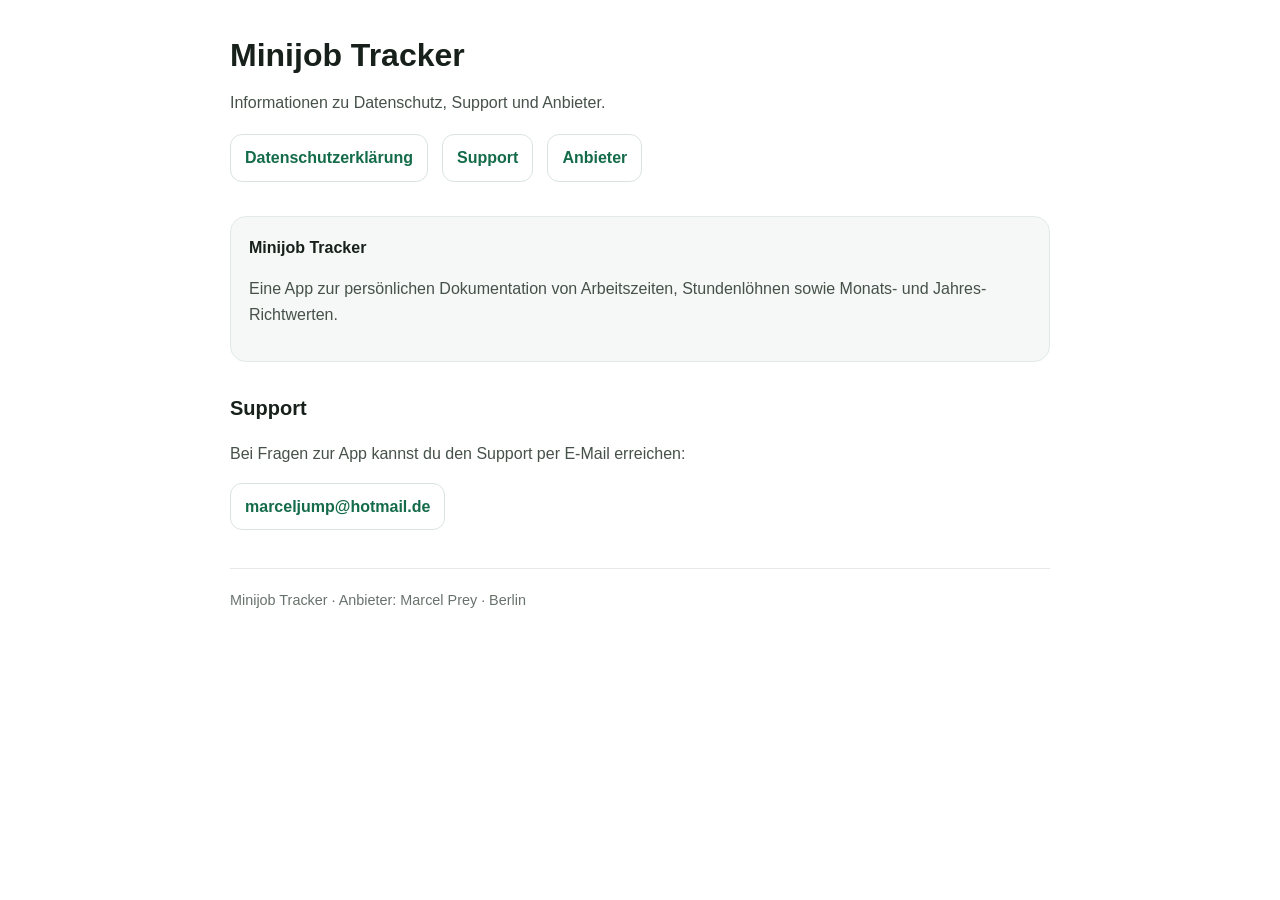
<file: index.html>
<!doctype html>
<html lang="de">
<head>
<meta charset="utf-8">
<meta name="viewport" content="width=device-width,initial-scale=1">
<meta name="description" content="Minijob Tracker – Datenschutz, Support und Anbieterinformationen.">
<title>Minijob Tracker</title>

<style>
:root{color-scheme:light}
*{box-sizing:border-box}
body{font-family:-apple-system,BlinkMacSystemFont,"Segoe UI",Roboto,Arial,sans-serif;line-height:1.6;max-width:860px;margin:0 auto;padding:36px 20px;color:#17201b;background:#fff}
header{margin-bottom:34px}
h1{font-size:2rem;line-height:1.2;margin:0 0 8px}
h2{font-size:1.25rem;margin-top:30px}
p,li{color:#46514a}
a{color:#146b4a}
nav{display:flex;gap:14px;flex-wrap:wrap;margin-top:18px}
nav a,.button{display:inline-block;text-decoration:none;border:1px solid #d9e4de;border-radius:12px;padding:10px 14px;font-weight:700}
.card{background:#f5f8f6;border:1px solid #e3ebe6;border-radius:16px;padding:18px;margin:18px 0}
.small{font-size:.9rem;color:#68726c}
footer{border-top:1px solid #e5eae7;margin-top:38px;padding-top:20px;font-size:.9rem;color:#68726c}
</style>

</head>
<body>
<header>
<h1>Minijob Tracker</h1>
<p>Informationen zu Datenschutz, Support und Anbieter.</p>
<nav>
<a href="datenschutz.html">Datenschutzerklärung</a>
<a href="support.html">Support</a>
<a href="anbieter.html">Anbieter</a>
</nav>
</header>

<div class="card">
<strong>Minijob Tracker</strong>
<p>Eine App zur persönlichen Dokumentation von Arbeitszeiten, Stundenlöhnen sowie Monats- und Jahres-Richtwerten.</p>
</div>

<h2>Support</h2>
<p>Bei Fragen zur App kannst du den Support per E-Mail erreichen:</p>
<p><a class="button" href="mailto:marceljump@hotmail.de">marceljump@hotmail.de</a></p>

<footer>
Minijob Tracker · Anbieter: Marcel Prey · Berlin
</footer>
</body>
</html>
</file>
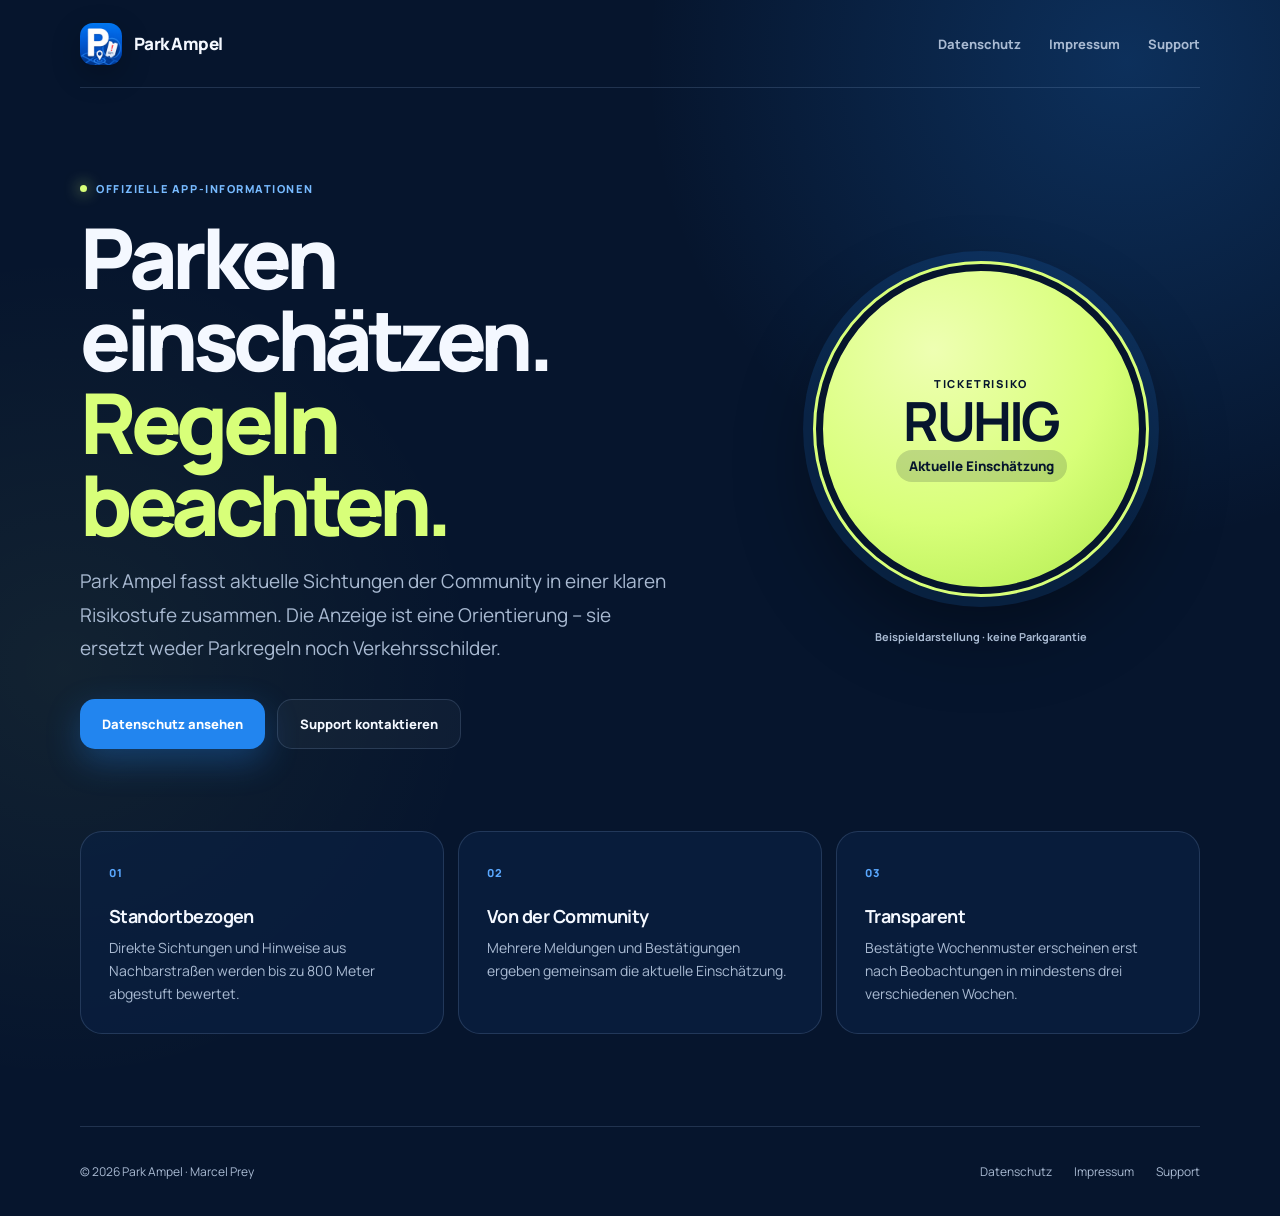
<file: park-ampel/index.html>
<!doctype html>
<html lang="de">
<head>
  <meta charset="utf-8">
  <meta name="viewport" content="width=device-width,initial-scale=1">
  <title>Park Ampel – Ticketrisiko auf einen Blick</title>
  <meta name="description" content="Offizielle Website der Park-Ampel-App: lokale Community-Sichtungen und eine leicht verständliche Einschätzung des Ticketrisikos.">
  <meta name="theme-color" content="#06152d">
  <link rel="canonical" href="https://marcelpep030-maker.github.io/park-ampel/">
  <meta property="og:title" content="Park Ampel – Ticketrisiko auf einen Blick">
  <meta property="og:description" content="Standortbezogene Community-Sichtungen, klar und direkt zusammengefasst.">
  <meta property="og:type" content="website">
  <meta property="og:url" content="https://marcelpep030-maker.github.io/park-ampel/">
  <meta property="og:image" content="https://marcelpep030-maker.github.io/park-ampel/og.png">
  <meta name="twitter:card" content="summary_large_image">
  <link rel="icon" href="park-ampel-icon.png">
  <link rel="preconnect" href="https://fonts.googleapis.com">
  <link rel="preconnect" href="https://fonts.gstatic.com" crossorigin>
  <link href="https://fonts.googleapis.com/css2?family=Manrope:wght@400;600;700;800&display=swap" rel="stylesheet">
  <link rel="stylesheet" href="style.css">
</head>
<body>
  <header class="site-header shell">
    <a class="brand" href="./" aria-label="Park Ampel Startseite">
      <span class="brand-icon-wrap"><img class="brand-icon" src="park-ampel-icon.png" alt=""></span>
      <span>Park Ampel</span>
    </a>
    <nav aria-label="Hauptnavigation">
      <a href="datenschutz.html">Datenschutz</a>
      <a href="impressum.html">Impressum</a>
      <a href="support.html">Support</a>
    </nav>
  </header>

  <main>
    <section class="hero shell">
      <div>
        <p class="eyebrow"><span></span>Offizielle App-Informationen</p>
        <h1>Parken einschätzen.<br><em>Regeln beachten.</em></h1>
        <p class="lede">Park Ampel fasst aktuelle Sichtungen der Community in einer klaren Risikostufe zusammen. Die Anzeige ist eine Orientierung – sie ersetzt weder Parkregeln noch Verkehrsschilder.</p>
        <div class="actions">
          <a class="button primary" href="datenschutz.html">Datenschutz ansehen</a>
          <a class="button secondary" href="support.html">Support kontaktieren</a>
        </div>
      </div>
      <div class="risk-demo" aria-label="Beispiel einer Park-Ampel-Einschätzung">
        <div class="risk-ring">
          <span>Ticketrisiko</span>
          <strong>RUHIG</strong>
          <small>Aktuelle Einschätzung</small>
        </div>
        <p>Beispieldarstellung · keine Parkgarantie</p>
      </div>
    </section>

    <section class="trust-grid shell" aria-label="So funktioniert Park Ampel">
      <article>
        <span class="card-number">01</span>
        <h2>Standortbezogen</h2>
        <p>Direkte Sichtungen und Hinweise aus Nachbarstraßen werden bis zu 800 Meter abgestuft bewertet.</p>
      </article>
      <article>
        <span class="card-number">02</span>
        <h2>Von der Community</h2>
        <p>Mehrere Meldungen und Bestätigungen ergeben gemeinsam die aktuelle Einschätzung.</p>
      </article>
      <article>
        <span class="card-number">03</span>
        <h2>Transparent</h2>
        <p>Bestätigte Wochenmuster erscheinen erst nach Beobachtungen in mindestens drei verschiedenen Wochen.</p>
      </article>
    </section>
  </main>

  <footer class="shell">
    <span>© 2026 Park Ampel · Marcel Prey</span>
    <div>
      <a href="datenschutz.html">Datenschutz</a>
      <a href="impressum.html">Impressum</a>
      <a href="support.html">Support</a>
    </div>
  </footer>
</body>
</html>
</file>
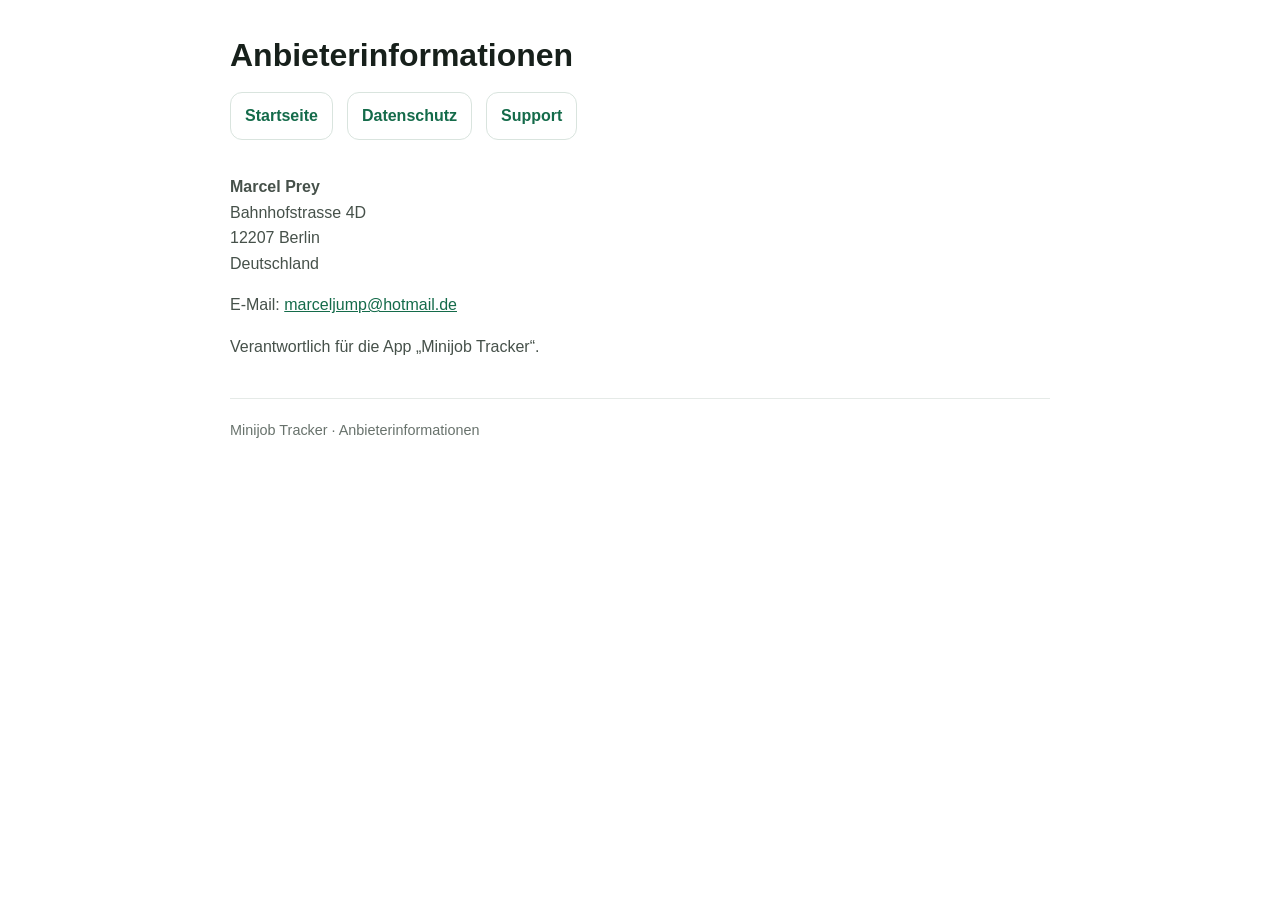
<file: anbieter.html>
<!doctype html>
<html lang="de">
<head>
<meta charset="utf-8">
<meta name="viewport" content="width=device-width,initial-scale=1">
<title>Anbieterinformationen – Minijob Tracker</title>

<style>
:root{color-scheme:light}
*{box-sizing:border-box}
body{font-family:-apple-system,BlinkMacSystemFont,"Segoe UI",Roboto,Arial,sans-serif;line-height:1.6;max-width:860px;margin:0 auto;padding:36px 20px;color:#17201b;background:#fff}
header{margin-bottom:34px}
h1{font-size:2rem;line-height:1.2;margin:0 0 8px}
h2{font-size:1.25rem;margin-top:30px}
p,li{color:#46514a}
a{color:#146b4a}
nav{display:flex;gap:14px;flex-wrap:wrap;margin-top:18px}
nav a,.button{display:inline-block;text-decoration:none;border:1px solid #d9e4de;border-radius:12px;padding:10px 14px;font-weight:700}
.card{background:#f5f8f6;border:1px solid #e3ebe6;border-radius:16px;padding:18px;margin:18px 0}
.small{font-size:.9rem;color:#68726c}
footer{border-top:1px solid #e5eae7;margin-top:38px;padding-top:20px;font-size:.9rem;color:#68726c}
</style>

</head>
<body>
<header>
<h1>Anbieterinformationen</h1>
<nav><a href="index.html">Startseite</a><a href="datenschutz.html">Datenschutz</a><a href="support.html">Support</a></nav>
</header>

<p>
<strong>Marcel Prey</strong><br>
Bahnhofstrasse 4D<br>
12207 Berlin<br>
Deutschland
</p>
<p>E-Mail: <a href="mailto:marceljump@hotmail.de">marceljump@hotmail.de</a></p>
<p>Verantwortlich für die App „Minijob Tracker“.</p>

<footer>
Minijob Tracker · Anbieterinformationen
</footer>
</body>
</html>
</file>
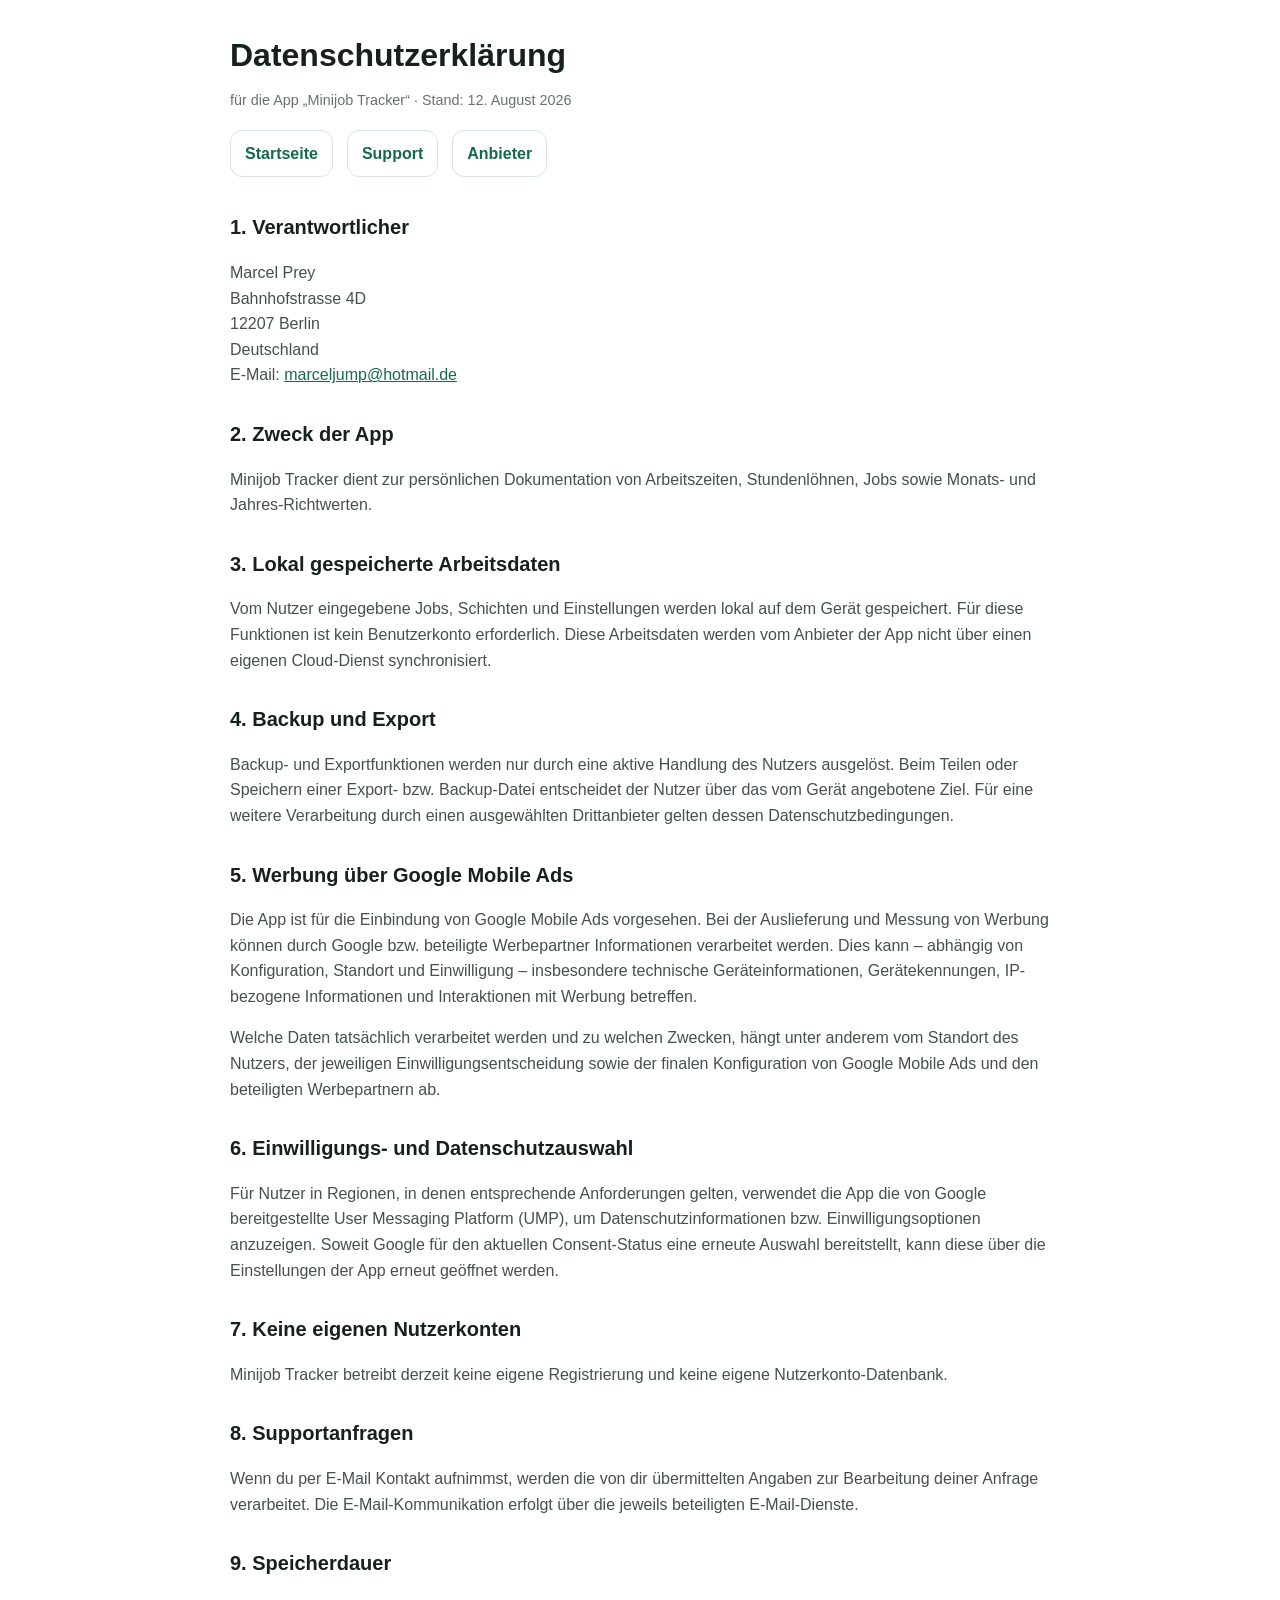
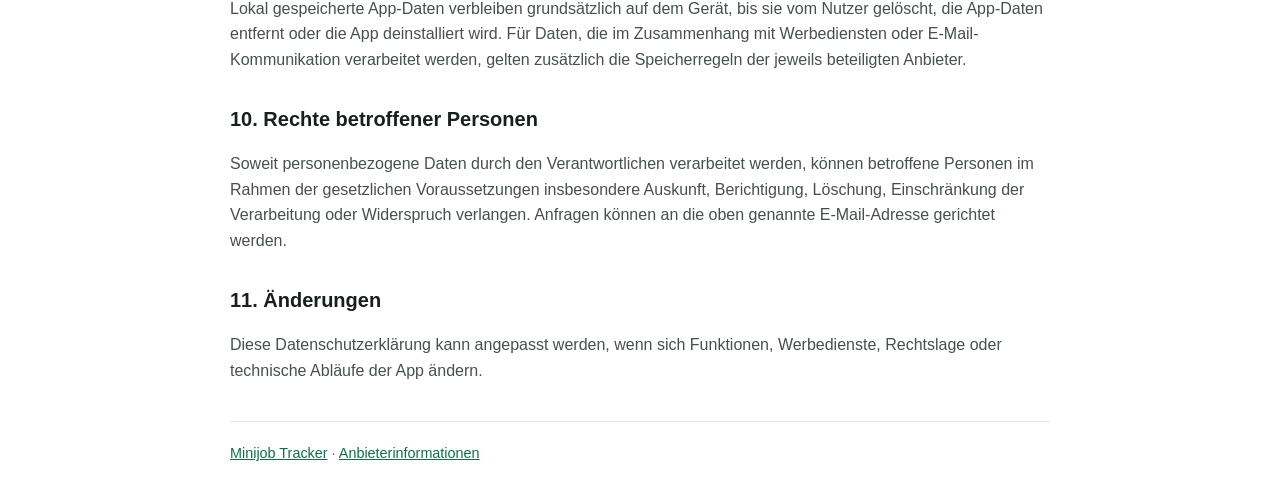
<file: datenschutz.html>
<!doctype html>
<html lang="de">
<head>
<meta charset="utf-8">
<meta name="viewport" content="width=device-width,initial-scale=1">
<title>Datenschutzerklärung – Minijob Tracker</title>

<style>
:root{color-scheme:light}
*{box-sizing:border-box}
body{font-family:-apple-system,BlinkMacSystemFont,"Segoe UI",Roboto,Arial,sans-serif;line-height:1.6;max-width:860px;margin:0 auto;padding:36px 20px;color:#17201b;background:#fff}
header{margin-bottom:34px}
h1{font-size:2rem;line-height:1.2;margin:0 0 8px}
h2{font-size:1.25rem;margin-top:30px}
p,li{color:#46514a}
a{color:#146b4a}
nav{display:flex;gap:14px;flex-wrap:wrap;margin-top:18px}
nav a,.button{display:inline-block;text-decoration:none;border:1px solid #d9e4de;border-radius:12px;padding:10px 14px;font-weight:700}
.card{background:#f5f8f6;border:1px solid #e3ebe6;border-radius:16px;padding:18px;margin:18px 0}
.small{font-size:.9rem;color:#68726c}
footer{border-top:1px solid #e5eae7;margin-top:38px;padding-top:20px;font-size:.9rem;color:#68726c}
</style>

</head>
<body>
<header>
<h1>Datenschutzerklärung</h1>
<p class="small">für die App „Minijob Tracker“ · Stand: 12. August 2026</p>
<nav><a href="index.html">Startseite</a><a href="support.html">Support</a><a href="anbieter.html">Anbieter</a></nav>
</header>

<h2>1. Verantwortlicher</h2>
<p>
Marcel Prey<br>
Bahnhofstrasse 4D<br>
12207 Berlin<br>
Deutschland<br>
E-Mail: <a href="mailto:marceljump@hotmail.de">marceljump@hotmail.de</a>
</p>

<h2>2. Zweck der App</h2>
<p>Minijob Tracker dient zur persönlichen Dokumentation von Arbeitszeiten, Stundenlöhnen, Jobs sowie Monats- und Jahres-Richtwerten.</p>

<h2>3. Lokal gespeicherte Arbeitsdaten</h2>
<p>Vom Nutzer eingegebene Jobs, Schichten und Einstellungen werden lokal auf dem Gerät gespeichert. Für diese Funktionen ist kein Benutzerkonto erforderlich. Diese Arbeitsdaten werden vom Anbieter der App nicht über einen eigenen Cloud-Dienst synchronisiert.</p>

<h2>4. Backup und Export</h2>
<p>Backup- und Exportfunktionen werden nur durch eine aktive Handlung des Nutzers ausgelöst. Beim Teilen oder Speichern einer Export- bzw. Backup-Datei entscheidet der Nutzer über das vom Gerät angebotene Ziel. Für eine weitere Verarbeitung durch einen ausgewählten Drittanbieter gelten dessen Datenschutzbedingungen.</p>

<h2>5. Werbung über Google Mobile Ads</h2>
<p>Die App ist für die Einbindung von Google Mobile Ads vorgesehen. Bei der Auslieferung und Messung von Werbung können durch Google bzw. beteiligte Werbepartner Informationen verarbeitet werden. Dies kann – abhängig von Konfiguration, Standort und Einwilligung – insbesondere technische Geräteinformationen, Gerätekennungen, IP-bezogene Informationen und Interaktionen mit Werbung betreffen.</p>
<p>Welche Daten tatsächlich verarbeitet werden und zu welchen Zwecken, hängt unter anderem vom Standort des Nutzers, der jeweiligen Einwilligungsentscheidung sowie der finalen Konfiguration von Google Mobile Ads und den beteiligten Werbepartnern ab.</p>

<h2>6. Einwilligungs- und Datenschutzauswahl</h2>
<p>Für Nutzer in Regionen, in denen entsprechende Anforderungen gelten, verwendet die App die von Google bereitgestellte User Messaging Platform (UMP), um Datenschutzinformationen bzw. Einwilligungsoptionen anzuzeigen. Soweit Google für den aktuellen Consent-Status eine erneute Auswahl bereitstellt, kann diese über die Einstellungen der App erneut geöffnet werden.</p>

<h2>7. Keine eigenen Nutzerkonten</h2>
<p>Minijob Tracker betreibt derzeit keine eigene Registrierung und keine eigene Nutzerkonto-Datenbank.</p>

<h2>8. Supportanfragen</h2>
<p>Wenn du per E-Mail Kontakt aufnimmst, werden die von dir übermittelten Angaben zur Bearbeitung deiner Anfrage verarbeitet. Die E-Mail-Kommunikation erfolgt über die jeweils beteiligten E-Mail-Dienste.</p>

<h2>9. Speicherdauer</h2>
<p>Lokal gespeicherte App-Daten verbleiben grundsätzlich auf dem Gerät, bis sie vom Nutzer gelöscht, die App-Daten entfernt oder die App deinstalliert wird. Für Daten, die im Zusammenhang mit Werbediensten oder E-Mail-Kommunikation verarbeitet werden, gelten zusätzlich die Speicherregeln der jeweils beteiligten Anbieter.</p>

<h2>10. Rechte betroffener Personen</h2>
<p>Soweit personenbezogene Daten durch den Verantwortlichen verarbeitet werden, können betroffene Personen im Rahmen der gesetzlichen Voraussetzungen insbesondere Auskunft, Berichtigung, Löschung, Einschränkung der Verarbeitung oder Widerspruch verlangen. Anfragen können an die oben genannte E-Mail-Adresse gerichtet werden.</p>

<h2>11. Änderungen</h2>
<p>Diese Datenschutzerklärung kann angepasst werden, wenn sich Funktionen, Werbedienste, Rechtslage oder technische Abläufe der App ändern.</p>

<footer>
<a href="index.html">Minijob Tracker</a> · <a href="anbieter.html">Anbieterinformationen</a>
</footer>
</body>
</html>
</file>
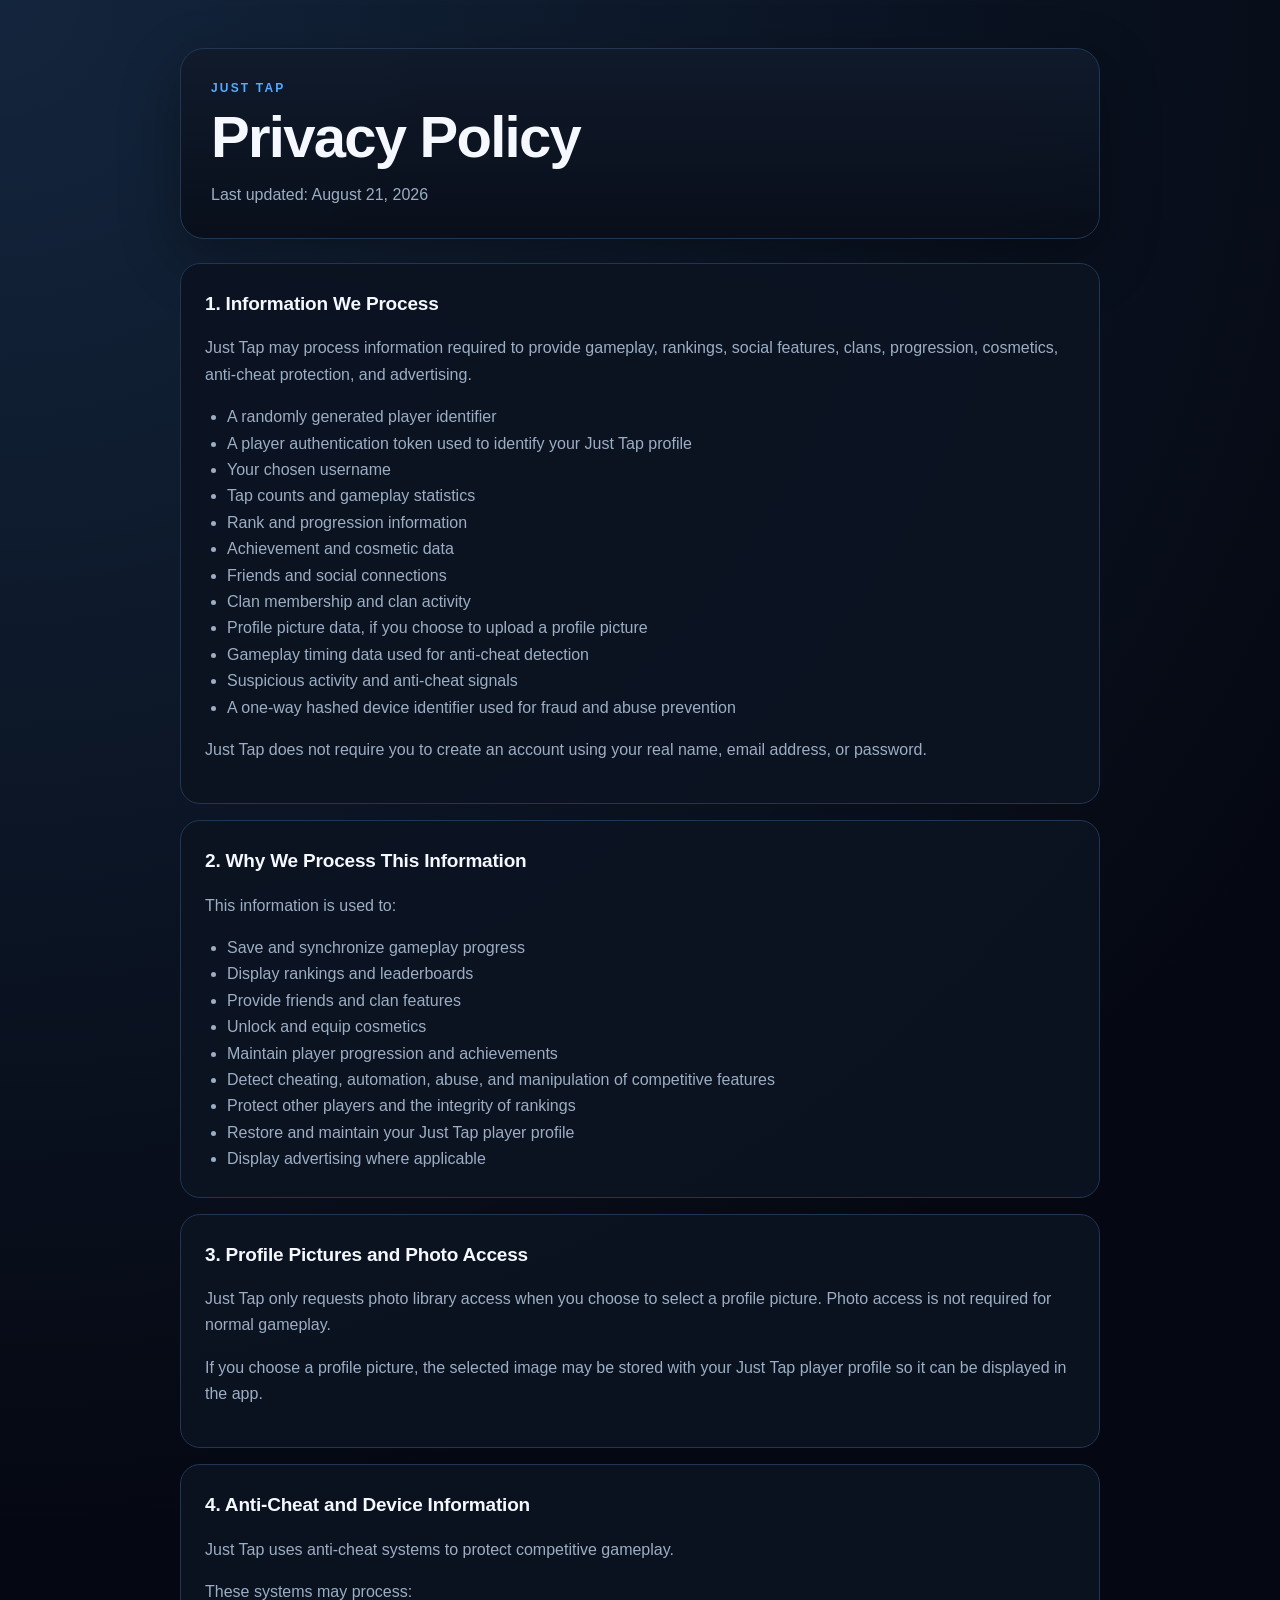
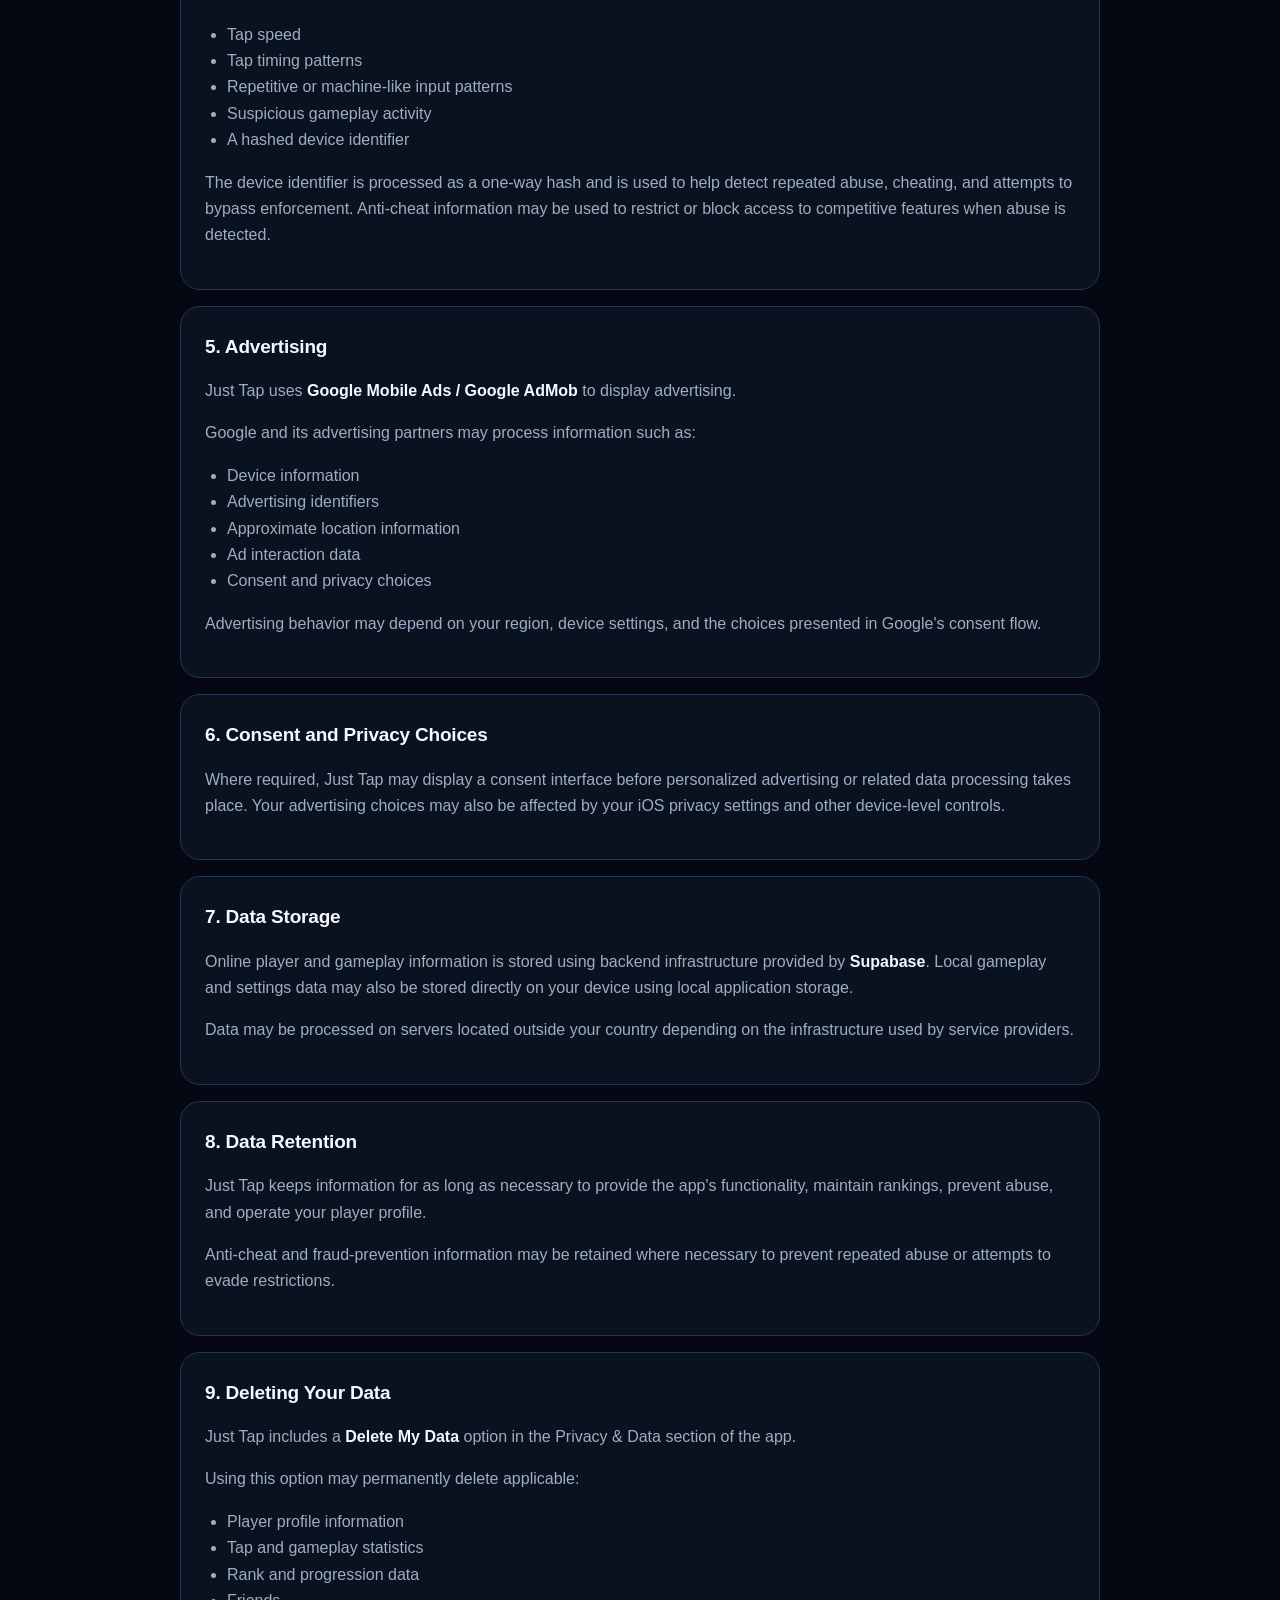
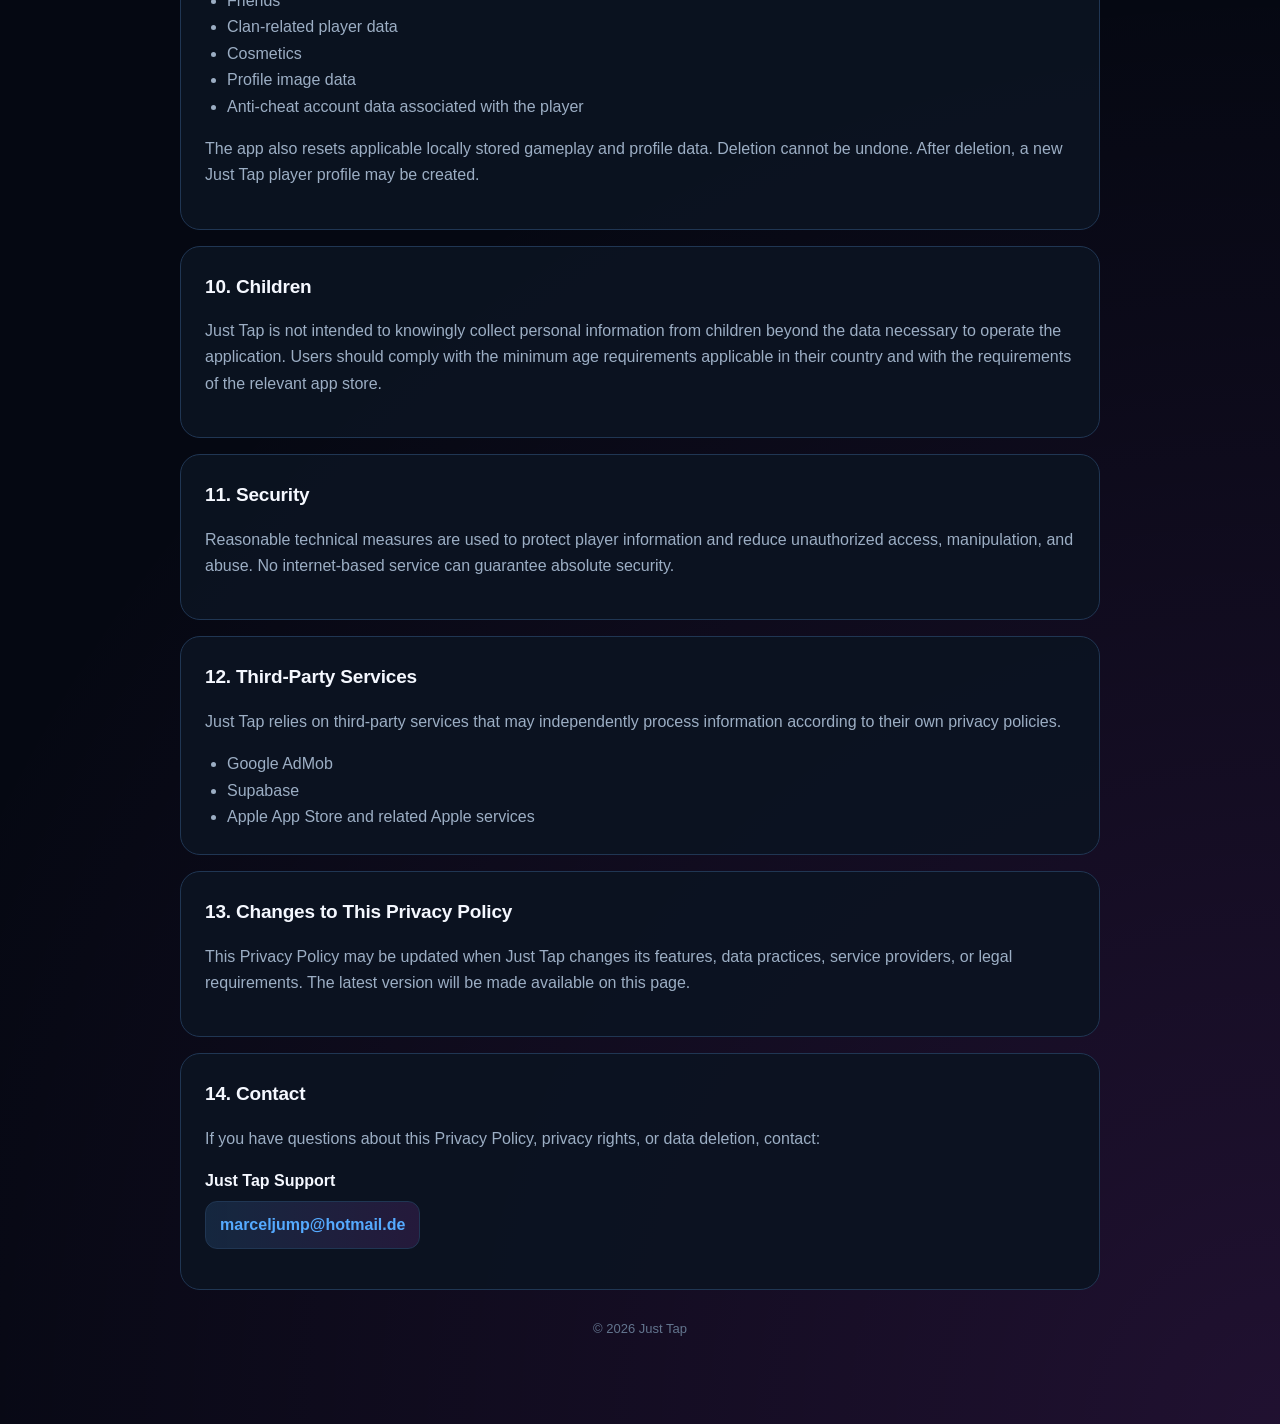
<file: just-tap-privacy.html>
<!DOCTYPE html>
<html lang="en">
<head>
  <meta charset="UTF-8" />
  <meta name="viewport" content="width=device-width, initial-scale=1.0" />
  <title>Just Tap - Privacy Policy</title>
  <style>
    :root {
      color-scheme: dark;
      --bg: #050812;
      --panel: #0b1321;
      --panel-2: #101a2b;
      --text: #f5f8ff;
      --muted: #9caec4;
      --accent: #55aaff;
      --accent-2: #d84cff;
      --border: #203653;
    }

    * {
      box-sizing: border-box;
    }

    body {
      margin: 0;
      font-family: -apple-system, BlinkMacSystemFont, "Segoe UI", Roboto, Helvetica, Arial, sans-serif;
      background:
        radial-gradient(circle at top left, rgba(85,170,255,0.18), transparent 32%),
        radial-gradient(circle at bottom right, rgba(216,76,255,0.13), transparent 30%),
        var(--bg);
      color: var(--text);
      line-height: 1.65;
    }

    .wrap {
      width: min(920px, calc(100% - 32px));
      margin: 0 auto;
      padding: 48px 0 72px;
    }

    .hero {
      padding: 30px;
      border: 1px solid var(--border);
      background: linear-gradient(180deg, rgba(16,26,43,0.95), rgba(8,14,25,0.95));
      border-radius: 24px;
      box-shadow: 0 20px 60px rgba(0,0,0,0.32);
      margin-bottom: 24px;
    }

    .eyebrow {
      color: var(--accent);
      font-size: 12px;
      font-weight: 800;
      letter-spacing: 0.18em;
      text-transform: uppercase;
      margin-bottom: 8px;
    }

    h1 {
      margin: 0;
      font-size: clamp(34px, 6vw, 58px);
      line-height: 1.05;
      letter-spacing: -0.03em;
    }

    .subtitle {
      margin: 14px 0 0;
      color: var(--muted);
      font-size: 16px;
    }

    .card {
      background: rgba(11,19,33,0.92);
      border: 1px solid var(--border);
      border-radius: 20px;
      padding: 24px;
      margin-top: 16px;
    }

    h2 {
      margin: 0 0 10px;
      font-size: 19px;
      letter-spacing: -0.01em;
    }

    p, li {
      color: var(--muted);
    }

    ul {
      padding-left: 22px;
      margin-bottom: 0;
    }

    a {
      color: var(--accent);
    }

    .contact {
      display: inline-block;
      margin-top: 6px;
      padding: 10px 14px;
      border-radius: 12px;
      background: linear-gradient(90deg, rgba(85,170,255,0.14), rgba(216,76,255,0.12));
      border: 1px solid var(--border);
      text-decoration: none;
      font-weight: 700;
    }

    .footer {
      color: #63758e;
      text-align: center;
      margin-top: 28px;
      font-size: 13px;
    }

    strong {
      color: var(--text);
    }
  </style>
</head>
<body>
  <main class="wrap">
    <section class="hero">
      <div class="eyebrow">Just Tap</div>
      <h1>Privacy Policy</h1>
      <p class="subtitle">Last updated: August 21, 2026</p>
    </section>

    <section class="card">
      <h2>1. Information We Process</h2>
      <p>
        Just Tap may process information required to provide gameplay, rankings,
        social features, clans, progression, cosmetics, anti-cheat protection,
        and advertising.
      </p>
      <ul>
        <li>A randomly generated player identifier</li>
        <li>A player authentication token used to identify your Just Tap profile</li>
        <li>Your chosen username</li>
        <li>Tap counts and gameplay statistics</li>
        <li>Rank and progression information</li>
        <li>Achievement and cosmetic data</li>
        <li>Friends and social connections</li>
        <li>Clan membership and clan activity</li>
        <li>Profile picture data, if you choose to upload a profile picture</li>
        <li>Gameplay timing data used for anti-cheat detection</li>
        <li>Suspicious activity and anti-cheat signals</li>
        <li>A one-way hashed device identifier used for fraud and abuse prevention</li>
      </ul>
      <p>
        Just Tap does not require you to create an account using your real name,
        email address, or password.
      </p>
    </section>

    <section class="card">
      <h2>2. Why We Process This Information</h2>
      <p>This information is used to:</p>
      <ul>
        <li>Save and synchronize gameplay progress</li>
        <li>Display rankings and leaderboards</li>
        <li>Provide friends and clan features</li>
        <li>Unlock and equip cosmetics</li>
        <li>Maintain player progression and achievements</li>
        <li>Detect cheating, automation, abuse, and manipulation of competitive features</li>
        <li>Protect other players and the integrity of rankings</li>
        <li>Restore and maintain your Just Tap player profile</li>
        <li>Display advertising where applicable</li>
      </ul>
    </section>

    <section class="card">
      <h2>3. Profile Pictures and Photo Access</h2>
      <p>
        Just Tap only requests photo library access when you choose to select a
        profile picture. Photo access is not required for normal gameplay.
      </p>
      <p>
        If you choose a profile picture, the selected image may be stored with
        your Just Tap player profile so it can be displayed in the app.
      </p>
    </section>

    <section class="card">
      <h2>4. Anti-Cheat and Device Information</h2>
      <p>Just Tap uses anti-cheat systems to protect competitive gameplay.</p>
      <p>These systems may process:</p>
      <ul>
        <li>Tap speed</li>
        <li>Tap timing patterns</li>
        <li>Repetitive or machine-like input patterns</li>
        <li>Suspicious gameplay activity</li>
        <li>A hashed device identifier</li>
      </ul>
      <p>
        The device identifier is processed as a one-way hash and is used to help
        detect repeated abuse, cheating, and attempts to bypass enforcement.
        Anti-cheat information may be used to restrict or block access to
        competitive features when abuse is detected.
      </p>
    </section>

    <section class="card">
      <h2>5. Advertising</h2>
      <p>
        Just Tap uses <strong>Google Mobile Ads / Google AdMob</strong> to display advertising.
      </p>
      <p>Google and its advertising partners may process information such as:</p>
      <ul>
        <li>Device information</li>
        <li>Advertising identifiers</li>
        <li>Approximate location information</li>
        <li>Ad interaction data</li>
        <li>Consent and privacy choices</li>
      </ul>
      <p>
        Advertising behavior may depend on your region, device settings, and the
        choices presented in Google's consent flow.
      </p>
    </section>

    <section class="card">
      <h2>6. Consent and Privacy Choices</h2>
      <p>
        Where required, Just Tap may display a consent interface before personalized
        advertising or related data processing takes place. Your advertising choices
        may also be affected by your iOS privacy settings and other device-level controls.
      </p>
    </section>

    <section class="card">
      <h2>7. Data Storage</h2>
      <p>
        Online player and gameplay information is stored using backend infrastructure
        provided by <strong>Supabase</strong>. Local gameplay and settings data may also
        be stored directly on your device using local application storage.
      </p>
      <p>
        Data may be processed on servers located outside your country depending on
        the infrastructure used by service providers.
      </p>
    </section>

    <section class="card">
      <h2>8. Data Retention</h2>
      <p>
        Just Tap keeps information for as long as necessary to provide the app's
        functionality, maintain rankings, prevent abuse, and operate your player profile.
      </p>
      <p>
        Anti-cheat and fraud-prevention information may be retained where necessary
        to prevent repeated abuse or attempts to evade restrictions.
      </p>
    </section>

    <section class="card">
      <h2>9. Deleting Your Data</h2>
      <p>
        Just Tap includes a <strong>Delete My Data</strong> option in the
        Privacy &amp; Data section of the app.
      </p>
      <p>Using this option may permanently delete applicable:</p>
      <ul>
        <li>Player profile information</li>
        <li>Tap and gameplay statistics</li>
        <li>Rank and progression data</li>
        <li>Friends</li>
        <li>Clan-related player data</li>
        <li>Cosmetics</li>
        <li>Profile image data</li>
        <li>Anti-cheat account data associated with the player</li>
      </ul>
      <p>
        The app also resets applicable locally stored gameplay and profile data.
        Deletion cannot be undone. After deletion, a new Just Tap player profile
        may be created.
      </p>
    </section>

    <section class="card">
      <h2>10. Children</h2>
      <p>
        Just Tap is not intended to knowingly collect personal information from children
        beyond the data necessary to operate the application. Users should comply with
        the minimum age requirements applicable in their country and with the requirements
        of the relevant app store.
      </p>
    </section>

    <section class="card">
      <h2>11. Security</h2>
      <p>
        Reasonable technical measures are used to protect player information and reduce
        unauthorized access, manipulation, and abuse. No internet-based service can
        guarantee absolute security.
      </p>
    </section>

    <section class="card">
      <h2>12. Third-Party Services</h2>
      <p>
        Just Tap relies on third-party services that may independently process information
        according to their own privacy policies.
      </p>
      <ul>
        <li>Google AdMob</li>
        <li>Supabase</li>
        <li>Apple App Store and related Apple services</li>
      </ul>
    </section>

    <section class="card">
      <h2>13. Changes to This Privacy Policy</h2>
      <p>
        This Privacy Policy may be updated when Just Tap changes its features,
        data practices, service providers, or legal requirements. The latest version
        will be made available on this page.
      </p>
    </section>

    <section class="card">
      <h2>14. Contact</h2>
      <p>
        If you have questions about this Privacy Policy, privacy rights, or data deletion,
        contact:
      </p>
      <p>
        <strong>Just Tap Support</strong><br />
        <a class="contact" href="mailto:marceljump@hotmail.de">marceljump@hotmail.de</a>
      </p>
    </section>

    <p class="footer">© 2026 Just Tap</p>
  </main>
</body>
</html>
</file>
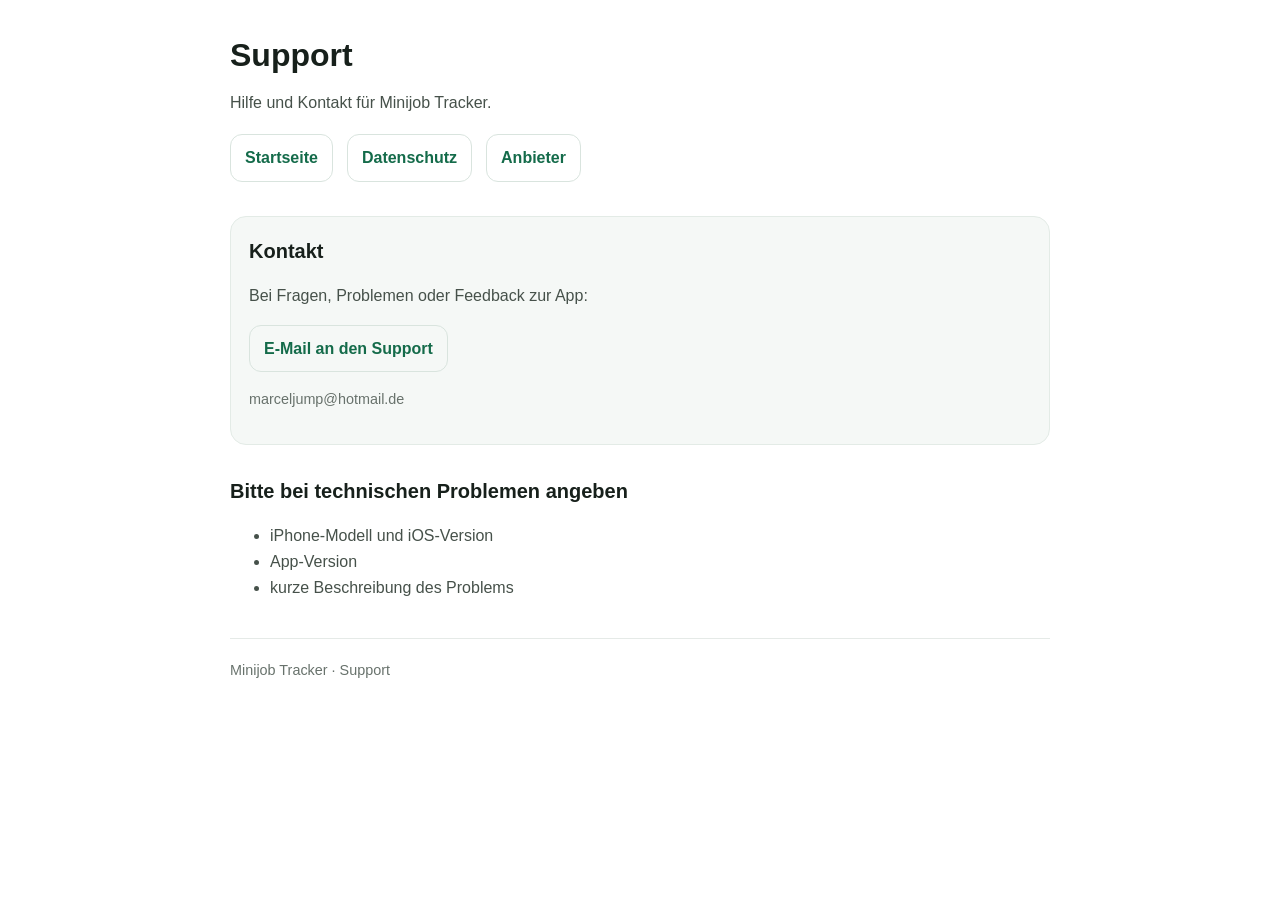
<file: support.html>
<!doctype html>
<html lang="de">
<head>
<meta charset="utf-8">
<meta name="viewport" content="width=device-width,initial-scale=1">
<title>Support – Minijob Tracker</title>

<style>
:root{color-scheme:light}
*{box-sizing:border-box}
body{font-family:-apple-system,BlinkMacSystemFont,"Segoe UI",Roboto,Arial,sans-serif;line-height:1.6;max-width:860px;margin:0 auto;padding:36px 20px;color:#17201b;background:#fff}
header{margin-bottom:34px}
h1{font-size:2rem;line-height:1.2;margin:0 0 8px}
h2{font-size:1.25rem;margin-top:30px}
p,li{color:#46514a}
a{color:#146b4a}
nav{display:flex;gap:14px;flex-wrap:wrap;margin-top:18px}
nav a,.button{display:inline-block;text-decoration:none;border:1px solid #d9e4de;border-radius:12px;padding:10px 14px;font-weight:700}
.card{background:#f5f8f6;border:1px solid #e3ebe6;border-radius:16px;padding:18px;margin:18px 0}
.small{font-size:.9rem;color:#68726c}
footer{border-top:1px solid #e5eae7;margin-top:38px;padding-top:20px;font-size:.9rem;color:#68726c}
</style>

</head>
<body>
<header>
<h1>Support</h1>
<p>Hilfe und Kontakt für Minijob Tracker.</p>
<nav><a href="index.html">Startseite</a><a href="datenschutz.html">Datenschutz</a><a href="anbieter.html">Anbieter</a></nav>
</header>

<div class="card">
<h2 style="margin-top:0">Kontakt</h2>
<p>Bei Fragen, Problemen oder Feedback zur App:</p>
<p><a class="button" href="mailto:marceljump@hotmail.de?subject=Minijob%20Tracker%20Support">E-Mail an den Support</a></p>
<p class="small">marceljump@hotmail.de</p>
</div>

<h2>Bitte bei technischen Problemen angeben</h2>
<ul>
<li>iPhone-Modell und iOS-Version</li>
<li>App-Version</li>
<li>kurze Beschreibung des Problems</li>
</ul>

<footer>
Minijob Tracker · Support
</footer>
</body>
</html>
</file>
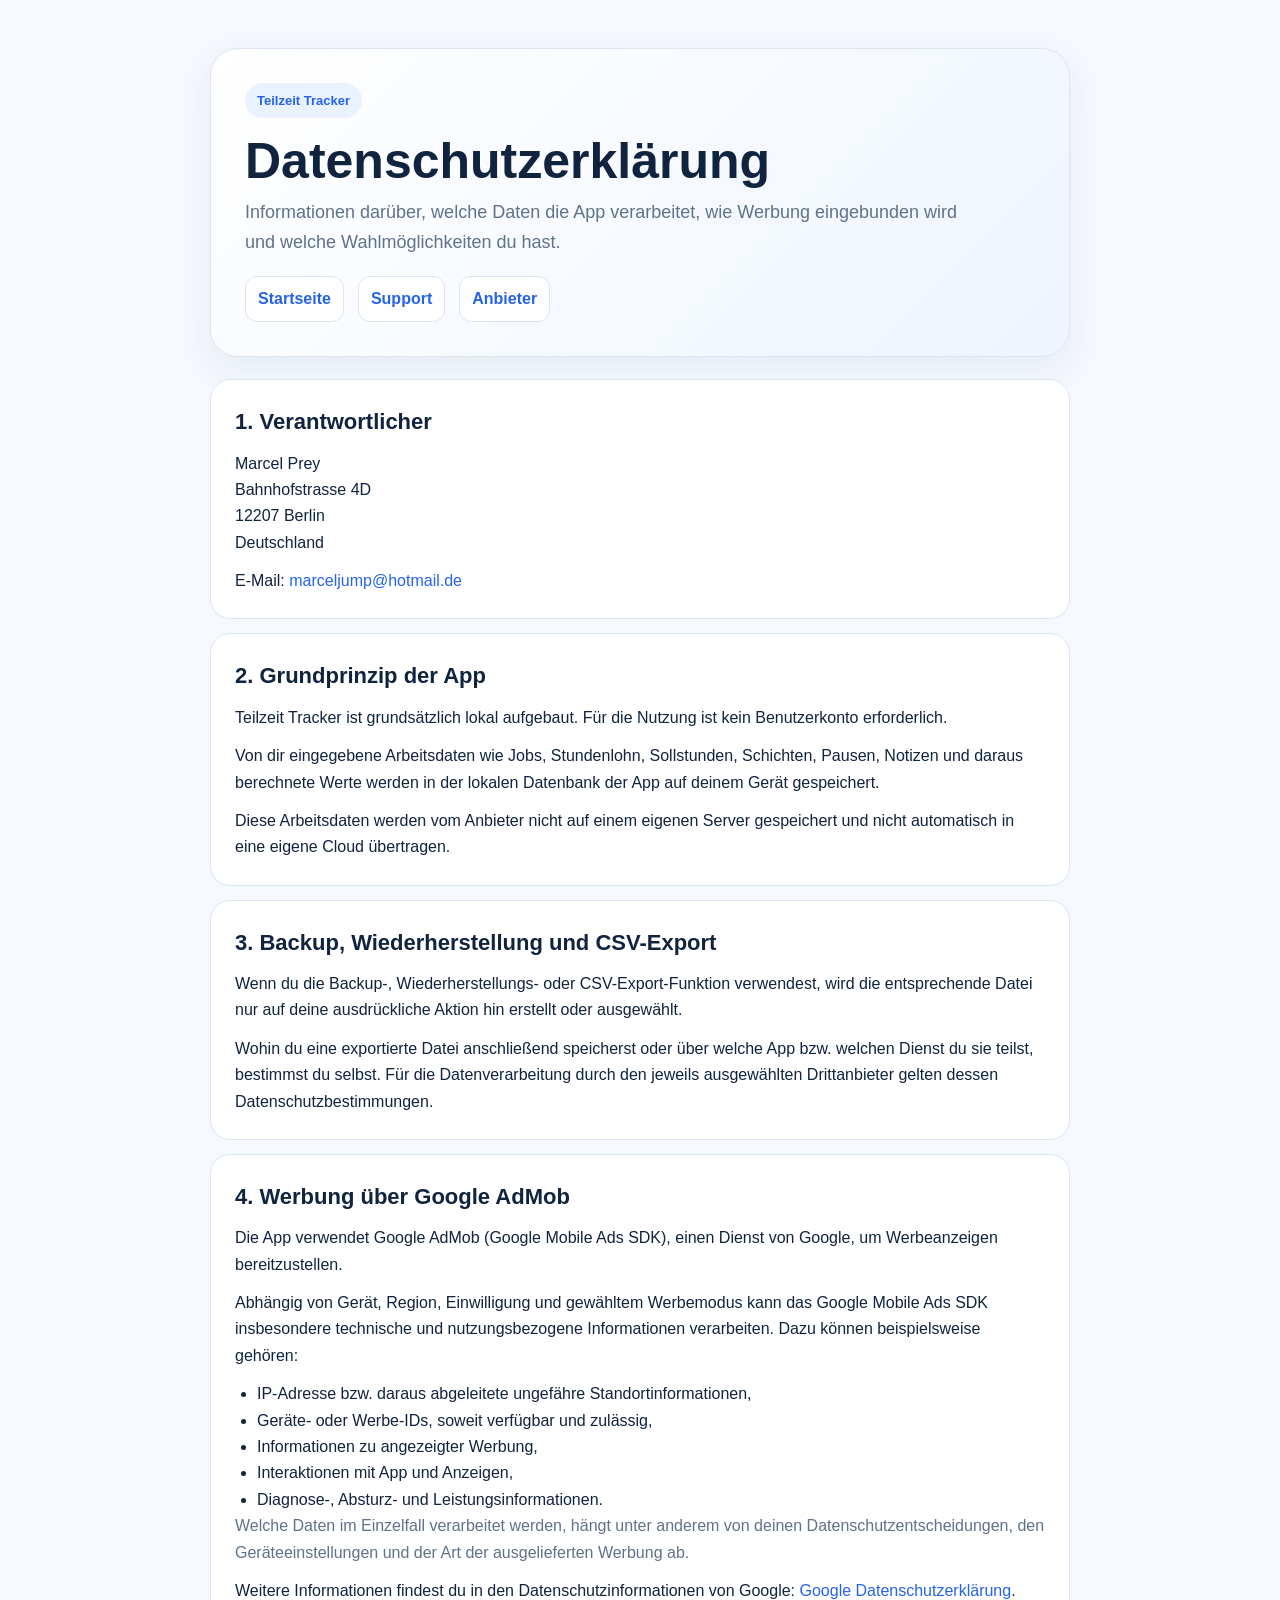
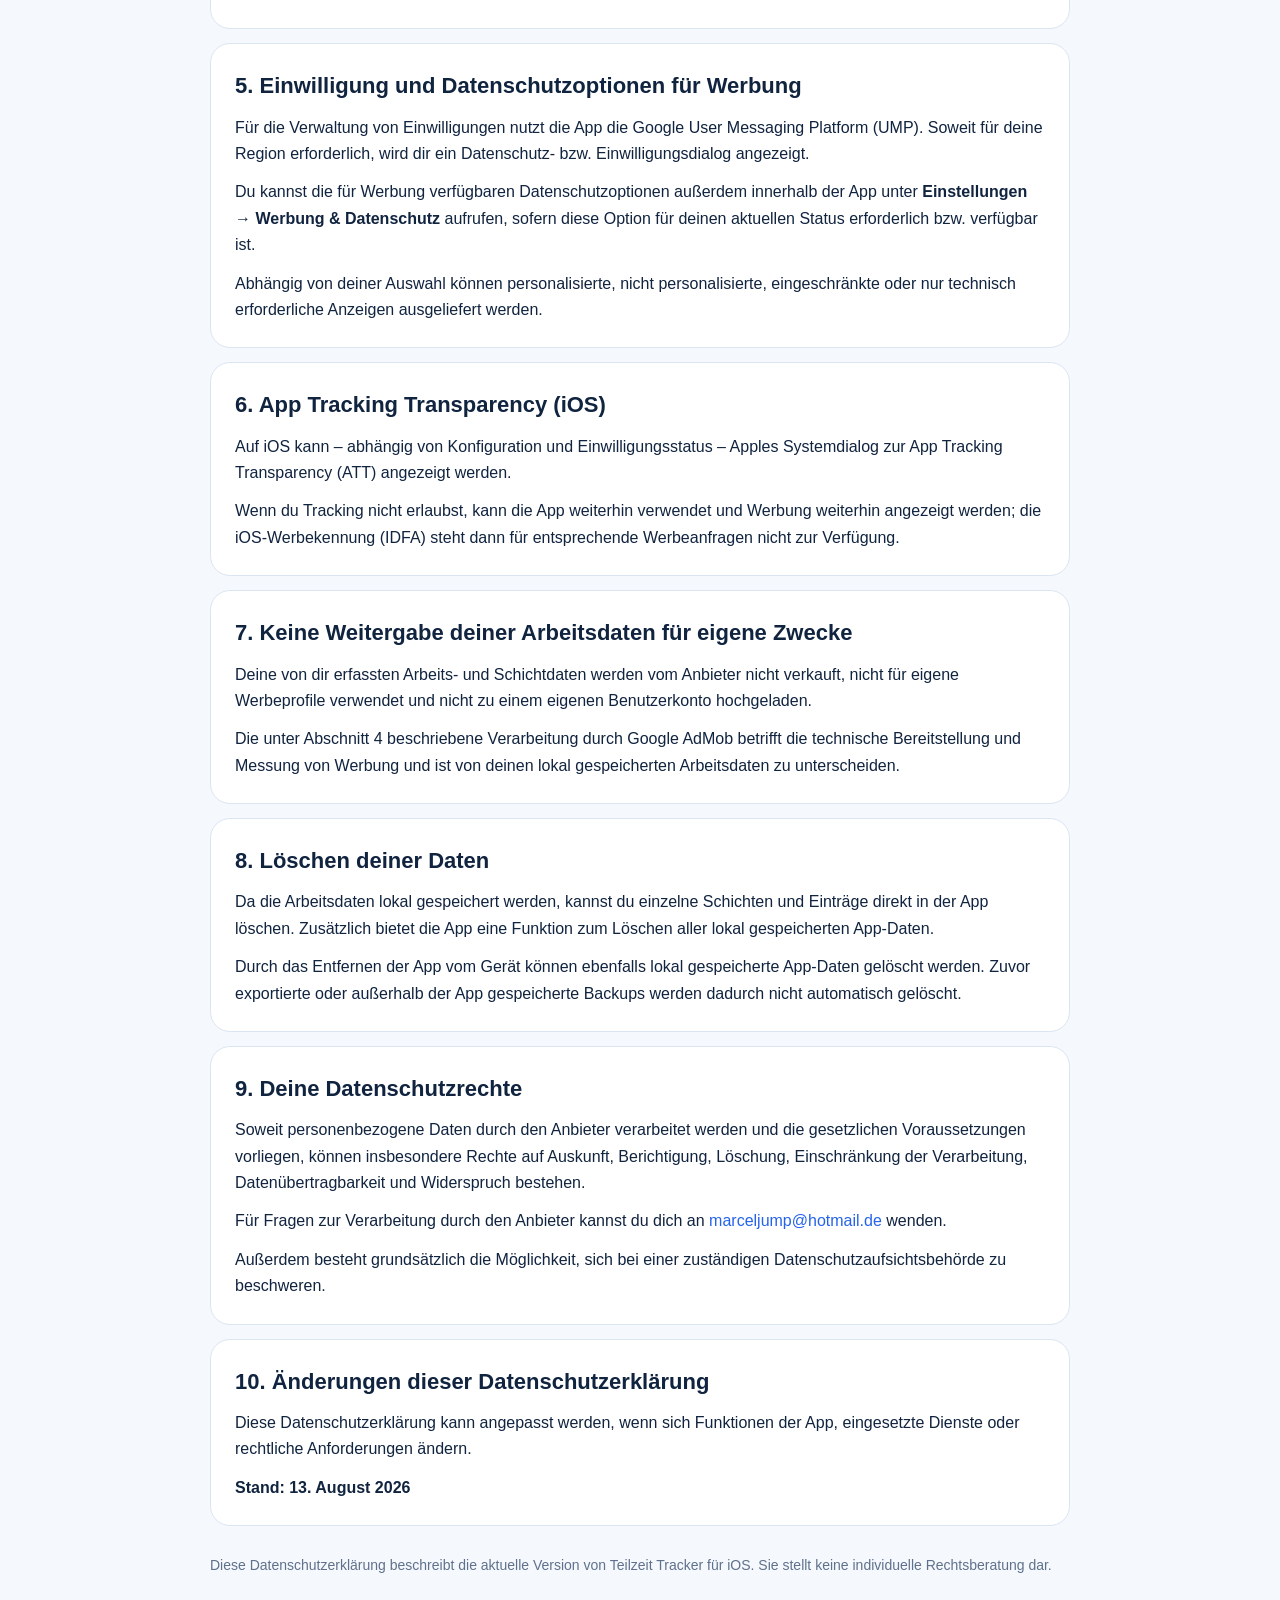
<file: teilzeit-tracker-datenschutz.html>
<!doctype html>
<html lang="de">
<head>
  <meta charset="utf-8">
  <meta name="viewport" content="width=device-width, initial-scale=1">
  <title>Datenschutzerklärung – Teilzeit Tracker</title>
  <meta name="description" content="Datenschutzerklärung für die App Teilzeit Tracker von Marcel Prey.">
  <style>
    :root{--blue:#2563eb;--blue-soft:#eaf2ff;--ink:#10233f;--muted:#5f718b;--line:#dce5f2;--bg:#f5f8fd;--card:#fff}
    *{box-sizing:border-box} body{margin:0;background:var(--bg);color:var(--ink);font-family:-apple-system,BlinkMacSystemFont,"Segoe UI",Roboto,Helvetica,Arial,sans-serif;line-height:1.65}
    .wrap{max-width:900px;margin:0 auto;padding:48px 20px 72px}.hero{background:linear-gradient(135deg,#fff 0%,#eef4ff 100%);border:1px solid var(--line);border-radius:28px;padding:34px;box-shadow:0 12px 35px rgba(30,70,130,.07);margin-bottom:22px}
    .badge{display:inline-block;background:var(--blue-soft);color:var(--blue);font-weight:800;border-radius:999px;padding:7px 12px;font-size:13px}h1{font-size:clamp(32px,5vw,50px);line-height:1.08;margin:16px 0 10px}h2{font-size:22px;margin:0 0 10px}p{margin:0 0 12px}.lead{font-size:18px;color:var(--muted);max-width:720px}.card{background:var(--card);border:1px solid var(--line);border-radius:20px;padding:24px;margin:14px 0}.card p:last-child{margin-bottom:0}ul{margin:8px 0 0;padding-left:22px}.muted{color:var(--muted)}a{color:var(--blue);text-decoration:none}a:hover{text-decoration:underline}.footer{margin-top:28px;color:var(--muted);font-size:14px}.nav{margin-top:18px;display:flex;gap:14px;flex-wrap:wrap}.nav a{background:white;border:1px solid var(--line);border-radius:12px;padding:9px 12px;font-weight:700}
  </style>
</head>
<body>
<main class="wrap">
  <section class="hero">
    <span class="badge">Teilzeit Tracker</span>
    <h1>Datenschutzerklärung</h1>
    <p class="lead">Informationen darüber, welche Daten die App verarbeitet, wie Werbung eingebunden wird und welche Wahlmöglichkeiten du hast.</p>
    <div class="nav"><a href="./">Startseite</a><a href="./support.html">Support</a><a href="./anbieter.html">Anbieter</a></div>
  </section>

  <section class="card">
    <h2>1. Verantwortlicher</h2>
    <p>Marcel Prey<br>Bahnhofstrasse 4D<br>12207 Berlin<br>Deutschland</p>
    <p>E-Mail: <a href="mailto:marceljump@hotmail.de">marceljump@hotmail.de</a></p>
  </section>

  <section class="card">
    <h2>2. Grundprinzip der App</h2>
    <p>Teilzeit Tracker ist grundsätzlich lokal aufgebaut. Für die Nutzung ist kein Benutzerkonto erforderlich.</p>
    <p>Von dir eingegebene Arbeitsdaten wie Jobs, Stundenlohn, Sollstunden, Schichten, Pausen, Notizen und daraus berechnete Werte werden in der lokalen Datenbank der App auf deinem Gerät gespeichert.</p>
    <p>Diese Arbeitsdaten werden vom Anbieter nicht auf einem eigenen Server gespeichert und nicht automatisch in eine eigene Cloud übertragen.</p>
  </section>

  <section class="card">
    <h2>3. Backup, Wiederherstellung und CSV-Export</h2>
    <p>Wenn du die Backup-, Wiederherstellungs- oder CSV-Export-Funktion verwendest, wird die entsprechende Datei nur auf deine ausdrückliche Aktion hin erstellt oder ausgewählt.</p>
    <p>Wohin du eine exportierte Datei anschließend speicherst oder über welche App bzw. welchen Dienst du sie teilst, bestimmst du selbst. Für die Datenverarbeitung durch den jeweils ausgewählten Drittanbieter gelten dessen Datenschutzbestimmungen.</p>
  </section>

  <section class="card">
    <h2>4. Werbung über Google AdMob</h2>
    <p>Die App verwendet Google AdMob (Google Mobile Ads SDK), einen Dienst von Google, um Werbeanzeigen bereitzustellen.</p>
    <p>Abhängig von Gerät, Region, Einwilligung und gewähltem Werbemodus kann das Google Mobile Ads SDK insbesondere technische und nutzungsbezogene Informationen verarbeiten. Dazu können beispielsweise gehören:</p>
    <ul>
      <li>IP-Adresse bzw. daraus abgeleitete ungefähre Standortinformationen,</li>
      <li>Geräte- oder Werbe-IDs, soweit verfügbar und zulässig,</li>
      <li>Informationen zu angezeigter Werbung,</li>
      <li>Interaktionen mit App und Anzeigen,</li>
      <li>Diagnose-, Absturz- und Leistungsinformationen.</li>
    </ul>
    <p class="muted">Welche Daten im Einzelfall verarbeitet werden, hängt unter anderem von deinen Datenschutzentscheidungen, den Geräteeinstellungen und der Art der ausgelieferten Werbung ab.</p>
    <p>Weitere Informationen findest du in den Datenschutzinformationen von Google: <a href="https://policies.google.com/privacy" rel="noopener noreferrer">Google Datenschutzerklärung</a>.</p>
  </section>

  <section class="card">
    <h2>5. Einwilligung und Datenschutzoptionen für Werbung</h2>
    <p>Für die Verwaltung von Einwilligungen nutzt die App die Google User Messaging Platform (UMP). Soweit für deine Region erforderlich, wird dir ein Datenschutz- bzw. Einwilligungsdialog angezeigt.</p>
    <p>Du kannst die für Werbung verfügbaren Datenschutzoptionen außerdem innerhalb der App unter <strong>Einstellungen → Werbung &amp; Datenschutz</strong> aufrufen, sofern diese Option für deinen aktuellen Status erforderlich bzw. verfügbar ist.</p>
    <p>Abhängig von deiner Auswahl können personalisierte, nicht personalisierte, eingeschränkte oder nur technisch erforderliche Anzeigen ausgeliefert werden.</p>
  </section>

  <section class="card">
    <h2>6. App Tracking Transparency (iOS)</h2>
    <p>Auf iOS kann – abhängig von Konfiguration und Einwilligungsstatus – Apples Systemdialog zur App Tracking Transparency (ATT) angezeigt werden.</p>
    <p>Wenn du Tracking nicht erlaubst, kann die App weiterhin verwendet und Werbung weiterhin angezeigt werden; die iOS-Werbekennung (IDFA) steht dann für entsprechende Werbeanfragen nicht zur Verfügung.</p>
  </section>

  <section class="card">
    <h2>7. Keine Weitergabe deiner Arbeitsdaten für eigene Zwecke</h2>
    <p>Deine von dir erfassten Arbeits- und Schichtdaten werden vom Anbieter nicht verkauft, nicht für eigene Werbeprofile verwendet und nicht zu einem eigenen Benutzerkonto hochgeladen.</p>
    <p>Die unter Abschnitt 4 beschriebene Verarbeitung durch Google AdMob betrifft die technische Bereitstellung und Messung von Werbung und ist von deinen lokal gespeicherten Arbeitsdaten zu unterscheiden.</p>
  </section>

  <section class="card">
    <h2>8. Löschen deiner Daten</h2>
    <p>Da die Arbeitsdaten lokal gespeichert werden, kannst du einzelne Schichten und Einträge direkt in der App löschen. Zusätzlich bietet die App eine Funktion zum Löschen aller lokal gespeicherten App-Daten.</p>
    <p>Durch das Entfernen der App vom Gerät können ebenfalls lokal gespeicherte App-Daten gelöscht werden. Zuvor exportierte oder außerhalb der App gespeicherte Backups werden dadurch nicht automatisch gelöscht.</p>
  </section>

  <section class="card">
    <h2>9. Deine Datenschutzrechte</h2>
    <p>Soweit personenbezogene Daten durch den Anbieter verarbeitet werden und die gesetzlichen Voraussetzungen vorliegen, können insbesondere Rechte auf Auskunft, Berichtigung, Löschung, Einschränkung der Verarbeitung, Datenübertragbarkeit und Widerspruch bestehen.</p>
    <p>Für Fragen zur Verarbeitung durch den Anbieter kannst du dich an <a href="mailto:marceljump@hotmail.de">marceljump@hotmail.de</a> wenden.</p>
    <p>Außerdem besteht grundsätzlich die Möglichkeit, sich bei einer zuständigen Datenschutzaufsichtsbehörde zu beschweren.</p>
  </section>

  <section class="card">
    <h2>10. Änderungen dieser Datenschutzerklärung</h2>
    <p>Diese Datenschutzerklärung kann angepasst werden, wenn sich Funktionen der App, eingesetzte Dienste oder rechtliche Anforderungen ändern.</p>
    <p><strong>Stand: 13. August 2026</strong></p>
  </section>

  <p class="footer">Diese Datenschutzerklärung beschreibt die aktuelle Version von Teilzeit Tracker für iOS. Sie stellt keine individuelle Rechtsberatung dar.</p>
</main>
</body>
</html>
</file>
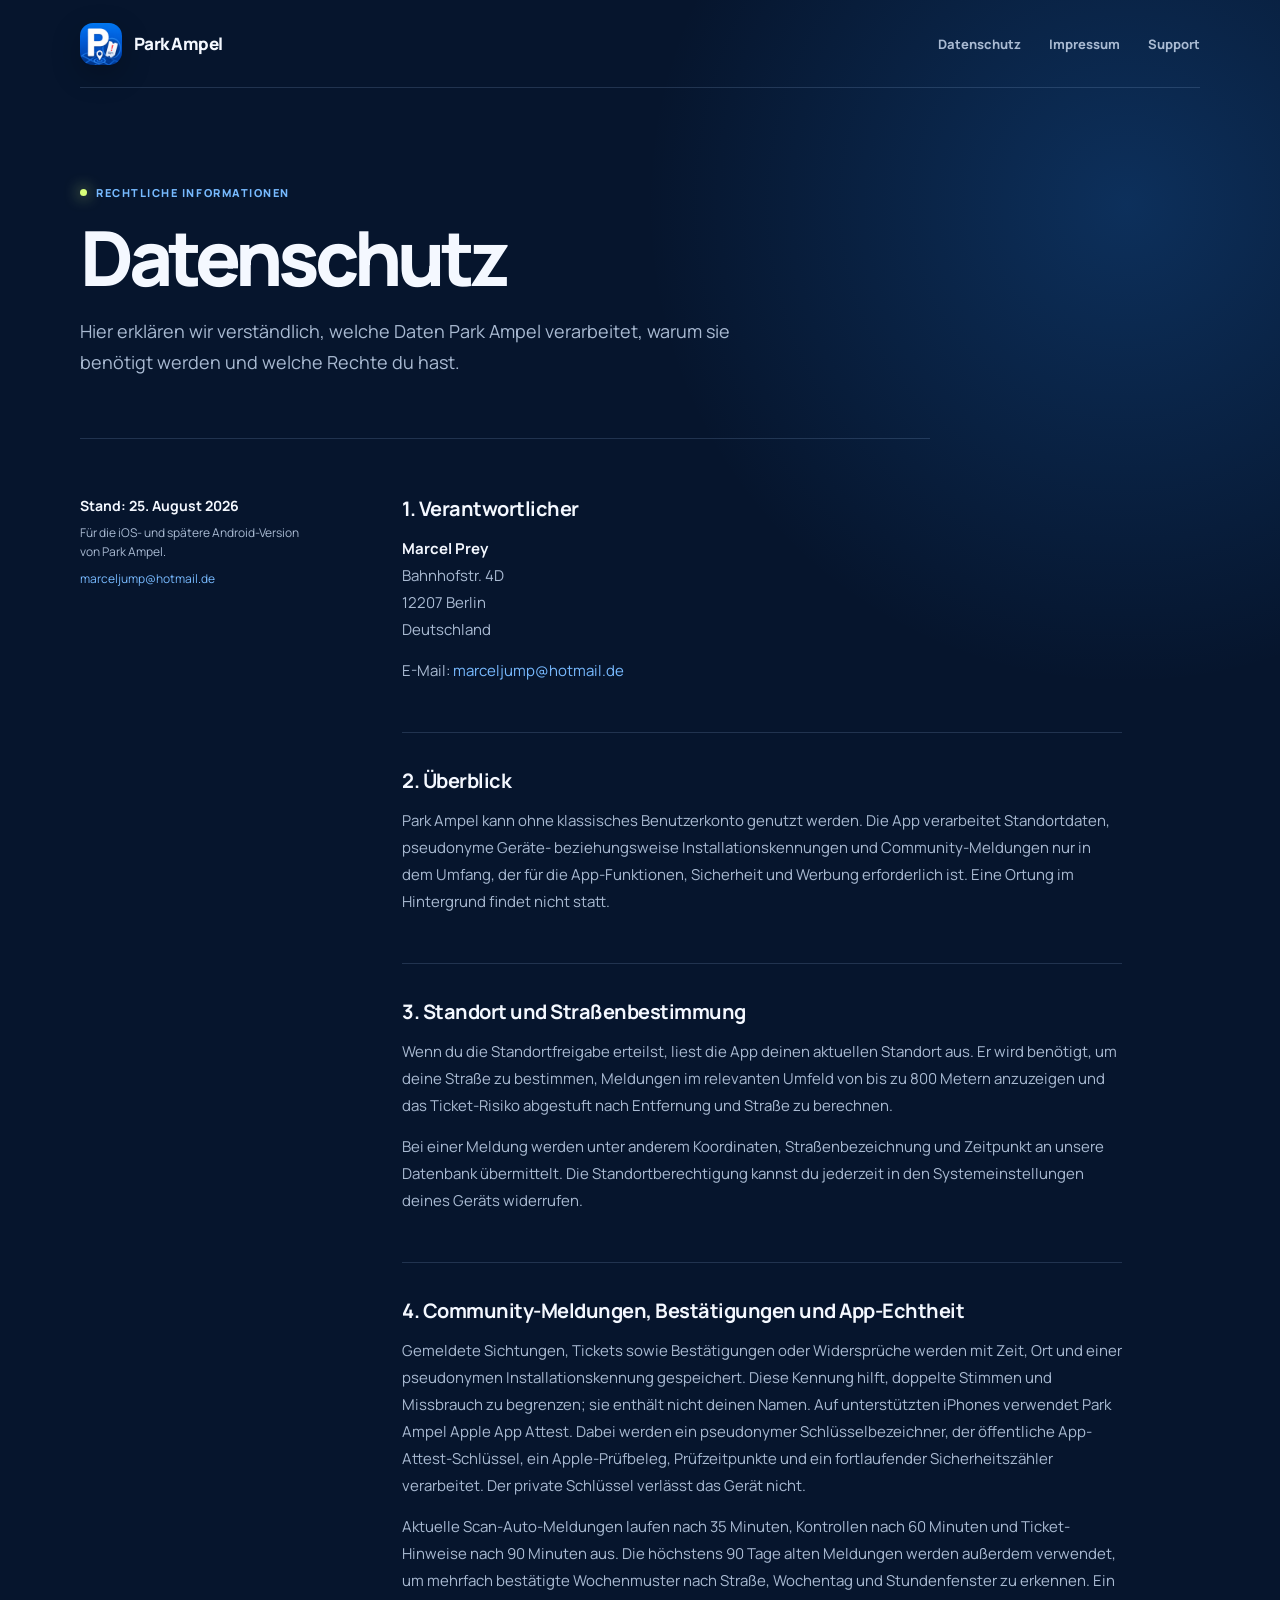
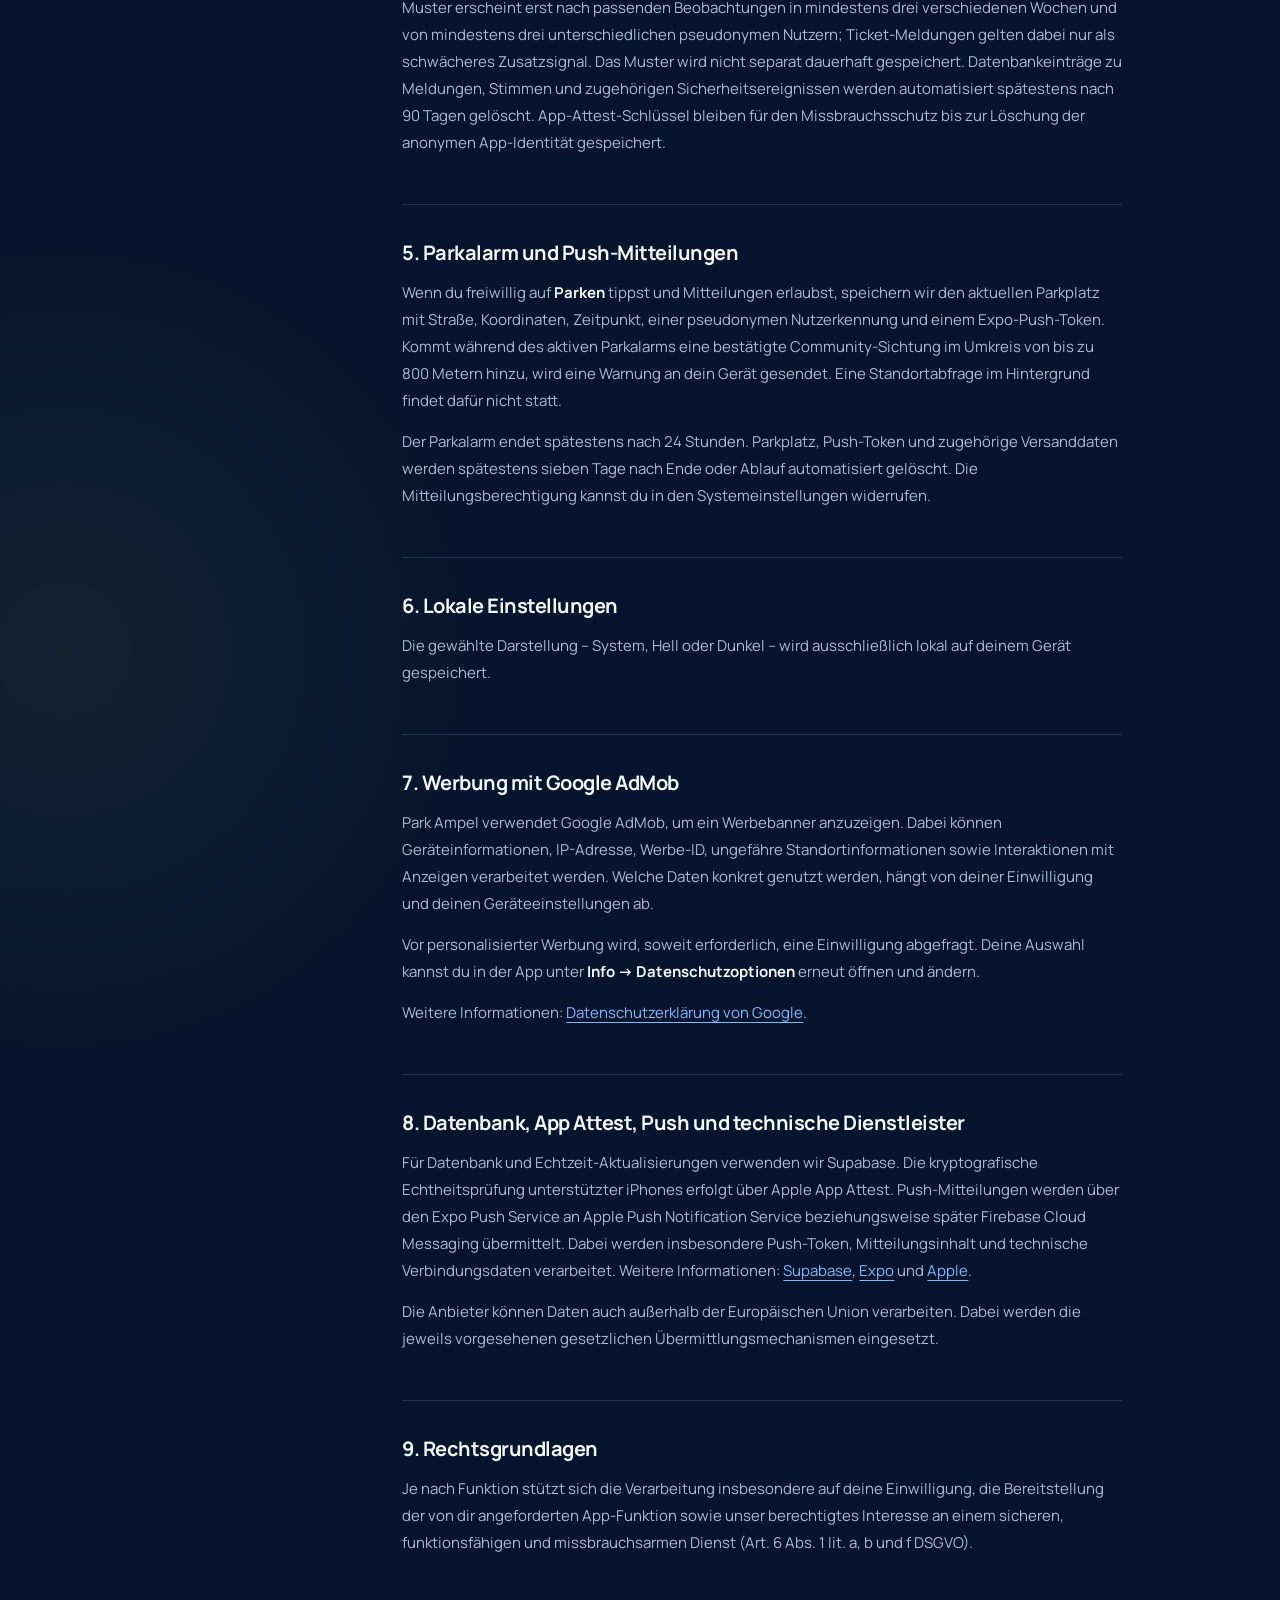
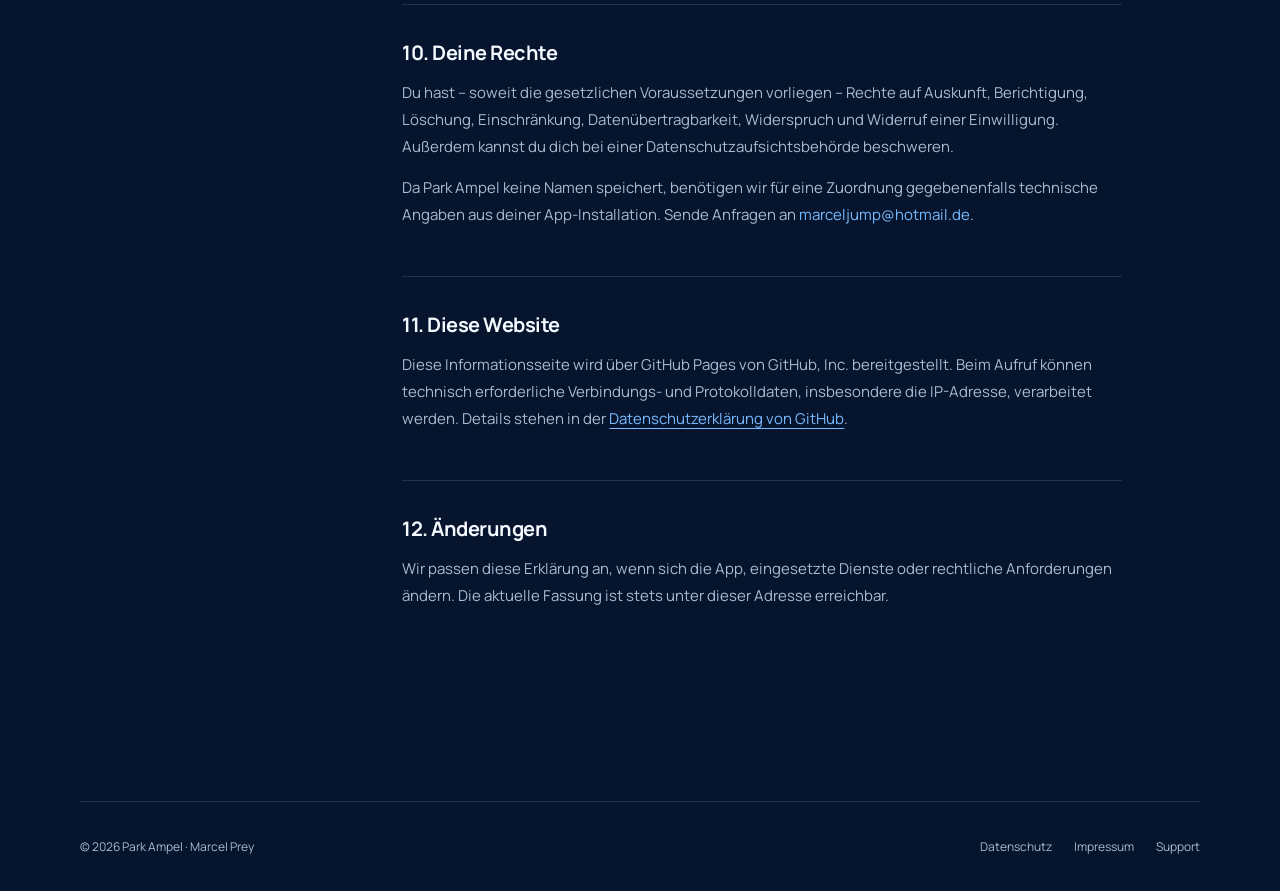
<file: park-ampel/datenschutz.html>
<!doctype html>
<html lang="de">
<head>
  <meta charset="utf-8">
  <meta name="viewport" content="width=device-width,initial-scale=1">
  <title>Datenschutz – Park Ampel</title>
  <meta name="description" content="Datenschutzerklärung der Park-Ampel-App.">
  <meta name="theme-color" content="#06152d">
  <link rel="canonical" href="https://marcelpep030-maker.github.io/park-ampel/datenschutz.html">
  <meta property="og:title" content="Datenschutz – Park Ampel">
  <meta property="og:description" content="Informationen zur Verarbeitung von Standort-, Community- und Werbedaten in Park Ampel.">
  <meta property="og:type" content="website">
  <meta property="og:url" content="https://marcelpep030-maker.github.io/park-ampel/datenschutz.html">
  <meta property="og:image" content="https://marcelpep030-maker.github.io/park-ampel/og.png">
  <link rel="icon" href="park-ampel-icon.png">
  <link rel="preconnect" href="https://fonts.googleapis.com">
  <link rel="preconnect" href="https://fonts.gstatic.com" crossorigin>
  <link href="https://fonts.googleapis.com/css2?family=Manrope:wght@400;600;700;800&display=swap" rel="stylesheet">
  <link rel="stylesheet" href="style.css">
</head>
<body>
  <header class="site-header shell">
    <a class="brand" href="./" aria-label="Park Ampel Startseite"><span class="brand-icon-wrap"><img class="brand-icon" src="park-ampel-icon.png" alt=""></span><span>Park Ampel</span></a>
    <nav aria-label="Hauptnavigation"><a href="datenschutz.html">Datenschutz</a><a href="impressum.html">Impressum</a><a href="support.html">Support</a></nav>
  </header>

  <main class="document shell">
    <div class="document-head">
      <p class="eyebrow"><span></span>Rechtliche Informationen</p>
      <h1>Datenschutz</h1>
      <p>Hier erklären wir verständlich, welche Daten Park Ampel verarbeitet, warum sie benötigt werden und welche Rechte du hast.</p>
    </div>
    <div class="document-grid">
      <aside><strong>Stand: 25. August 2026</strong><span>Für die iOS- und spätere Android-Version von Park Ampel.</span><a href="mailto:marceljump@hotmail.de">marceljump@hotmail.de</a></aside>
      <div class="document-content">
        <section><h2>1. Verantwortlicher</h2><p><strong>Marcel Prey</strong><br>Bahnhofstr. 4D<br>12207 Berlin<br>Deutschland</p><p>E-Mail: <a href="mailto:marceljump@hotmail.de">marceljump@hotmail.de</a></p></section>
        <section><h2>2. Überblick</h2><p>Park Ampel kann ohne klassisches Benutzerkonto genutzt werden. Die App verarbeitet Standortdaten, pseudonyme Geräte- beziehungsweise Installationskennungen und Community-Meldungen nur in dem Umfang, der für die App-Funktionen, Sicherheit und Werbung erforderlich ist. Eine Ortung im Hintergrund findet nicht statt.</p></section>
        <section><h2>3. Standort und Straßenbestimmung</h2><p>Wenn du die Standortfreigabe erteilst, liest die App deinen aktuellen Standort aus. Er wird benötigt, um deine Straße zu bestimmen, Meldungen im relevanten Umfeld von bis zu 800 Metern anzuzeigen und das Ticket-Risiko abgestuft nach Entfernung und Straße zu berechnen.</p><p>Bei einer Meldung werden unter anderem Koordinaten, Straßenbezeichnung und Zeitpunkt an unsere Datenbank übermittelt. Die Standortberechtigung kannst du jederzeit in den Systemeinstellungen deines Geräts widerrufen.</p></section>
        <section><h2>4. Community-Meldungen, Bestätigungen und App-Echtheit</h2><p>Gemeldete Sichtungen, Tickets sowie Bestätigungen oder Widersprüche werden mit Zeit, Ort und einer pseudonymen Installationskennung gespeichert. Diese Kennung hilft, doppelte Stimmen und Missbrauch zu begrenzen; sie enthält nicht deinen Namen. Auf unterstützten iPhones verwendet Park Ampel Apple App Attest. Dabei werden ein pseudonymer Schlüsselbezeichner, der öffentliche App-Attest-Schlüssel, ein Apple-Prüfbeleg, Prüfzeitpunkte und ein fortlaufender Sicherheitszähler verarbeitet. Der private Schlüssel verlässt das Gerät nicht.</p><p>Aktuelle Scan-Auto-Meldungen laufen nach 35 Minuten, Kontrollen nach 60 Minuten und Ticket-Hinweise nach 90 Minuten aus. Die höchstens 90 Tage alten Meldungen werden außerdem verwendet, um mehrfach bestätigte Wochenmuster nach Straße, Wochentag und Stundenfenster zu erkennen. Ein Muster erscheint erst nach passenden Beobachtungen in mindestens drei verschiedenen Wochen und von mindestens drei unterschiedlichen pseudonymen Nutzern; Ticket-Meldungen gelten dabei nur als schwächeres Zusatzsignal. Das Muster wird nicht separat dauerhaft gespeichert. Datenbankeinträge zu Meldungen, Stimmen und zugehörigen Sicherheitsereignissen werden automatisiert spätestens nach 90 Tagen gelöscht. App-Attest-Schlüssel bleiben für den Missbrauchsschutz bis zur Löschung der anonymen App-Identität gespeichert.</p></section>
        <section><h2>5. Parkalarm und Push-Mitteilungen</h2><p>Wenn du freiwillig auf <strong>Parken</strong> tippst und Mitteilungen erlaubst, speichern wir den aktuellen Parkplatz mit Straße, Koordinaten, Zeitpunkt, einer pseudonymen Nutzerkennung und einem Expo-Push-Token. Kommt während des aktiven Parkalarms eine bestätigte Community-Sichtung im Umkreis von bis zu 800 Metern hinzu, wird eine Warnung an dein Gerät gesendet. Eine Standortabfrage im Hintergrund findet dafür nicht statt.</p><p>Der Parkalarm endet spätestens nach 24 Stunden. Parkplatz, Push-Token und zugehörige Versanddaten werden spätestens sieben Tage nach Ende oder Ablauf automatisiert gelöscht. Die Mitteilungsberechtigung kannst du in den Systemeinstellungen widerrufen.</p></section>
        <section><h2>6. Lokale Einstellungen</h2><p>Die gewählte Darstellung – System, Hell oder Dunkel – wird ausschließlich lokal auf deinem Gerät gespeichert.</p></section>
        <section><h2>7. Werbung mit Google AdMob</h2><p>Park Ampel verwendet Google AdMob, um ein Werbebanner anzuzeigen. Dabei können Geräteinformationen, IP-Adresse, Werbe-ID, ungefähre Standortinformationen sowie Interaktionen mit Anzeigen verarbeitet werden. Welche Daten konkret genutzt werden, hängt von deiner Einwilligung und deinen Geräteeinstellungen ab.</p><p>Vor personalisierter Werbung wird, soweit erforderlich, eine Einwilligung abgefragt. Deine Auswahl kannst du in der App unter <strong>Info → Datenschutzoptionen</strong> erneut öffnen und ändern.</p><p>Weitere Informationen: <a class="text-link" href="https://policies.google.com/privacy" rel="noopener noreferrer">Datenschutzerklärung von Google</a>.</p></section>
        <section><h2>8. Datenbank, App Attest, Push und technische Dienstleister</h2><p>Für Datenbank und Echtzeit-Aktualisierungen verwenden wir Supabase. Die kryptografische Echtheitsprüfung unterstützter iPhones erfolgt über Apple App Attest. Push-Mitteilungen werden über den Expo Push Service an Apple Push Notification Service beziehungsweise später Firebase Cloud Messaging übermittelt. Dabei werden insbesondere Push-Token, Mitteilungsinhalt und technische Verbindungsdaten verarbeitet. Weitere Informationen: <a class="text-link" href="https://supabase.com/privacy" rel="noopener noreferrer">Supabase</a>, <a class="text-link" href="https://expo.dev/privacy" rel="noopener noreferrer">Expo</a> und <a class="text-link" href="https://www.apple.com/legal/privacy/" rel="noopener noreferrer">Apple</a>.</p><p>Die Anbieter können Daten auch außerhalb der Europäischen Union verarbeiten. Dabei werden die jeweils vorgesehenen gesetzlichen Übermittlungsmechanismen eingesetzt.</p></section>
        <section><h2>9. Rechtsgrundlagen</h2><p>Je nach Funktion stützt sich die Verarbeitung insbesondere auf deine Einwilligung, die Bereitstellung der von dir angeforderten App-Funktion sowie unser berechtigtes Interesse an einem sicheren, funktionsfähigen und missbrauchsarmen Dienst (Art. 6 Abs. 1 lit. a, b und f DSGVO).</p></section>
        <section><h2>10. Deine Rechte</h2><p>Du hast – soweit die gesetzlichen Voraussetzungen vorliegen – Rechte auf Auskunft, Berichtigung, Löschung, Einschränkung, Datenübertragbarkeit, Widerspruch und Widerruf einer Einwilligung. Außerdem kannst du dich bei einer Datenschutzaufsichtsbehörde beschweren.</p><p>Da Park Ampel keine Namen speichert, benötigen wir für eine Zuordnung gegebenenfalls technische Angaben aus deiner App-Installation. Sende Anfragen an <a href="mailto:marceljump@hotmail.de">marceljump@hotmail.de</a>.</p></section>
        <section><h2>11. Diese Website</h2><p>Diese Informationsseite wird über GitHub Pages von GitHub, Inc. bereitgestellt. Beim Aufruf können technisch erforderliche Verbindungs- und Protokolldaten, insbesondere die IP-Adresse, verarbeitet werden. Details stehen in der <a class="text-link" href="https://docs.github.com/de/site-policy/privacy-policies/github-general-privacy-statement" rel="noopener noreferrer">Datenschutzerklärung von GitHub</a>.</p></section>
        <section><h2>12. Änderungen</h2><p>Wir passen diese Erklärung an, wenn sich die App, eingesetzte Dienste oder rechtliche Anforderungen ändern. Die aktuelle Fassung ist stets unter dieser Adresse erreichbar.</p></section>
      </div>
    </div>
  </main>
  <footer class="shell"><span>© 2026 Park Ampel · Marcel Prey</span><div><a href="datenschutz.html">Datenschutz</a><a href="impressum.html">Impressum</a><a href="support.html">Support</a></div></footer>
</body>
</html>
</file>
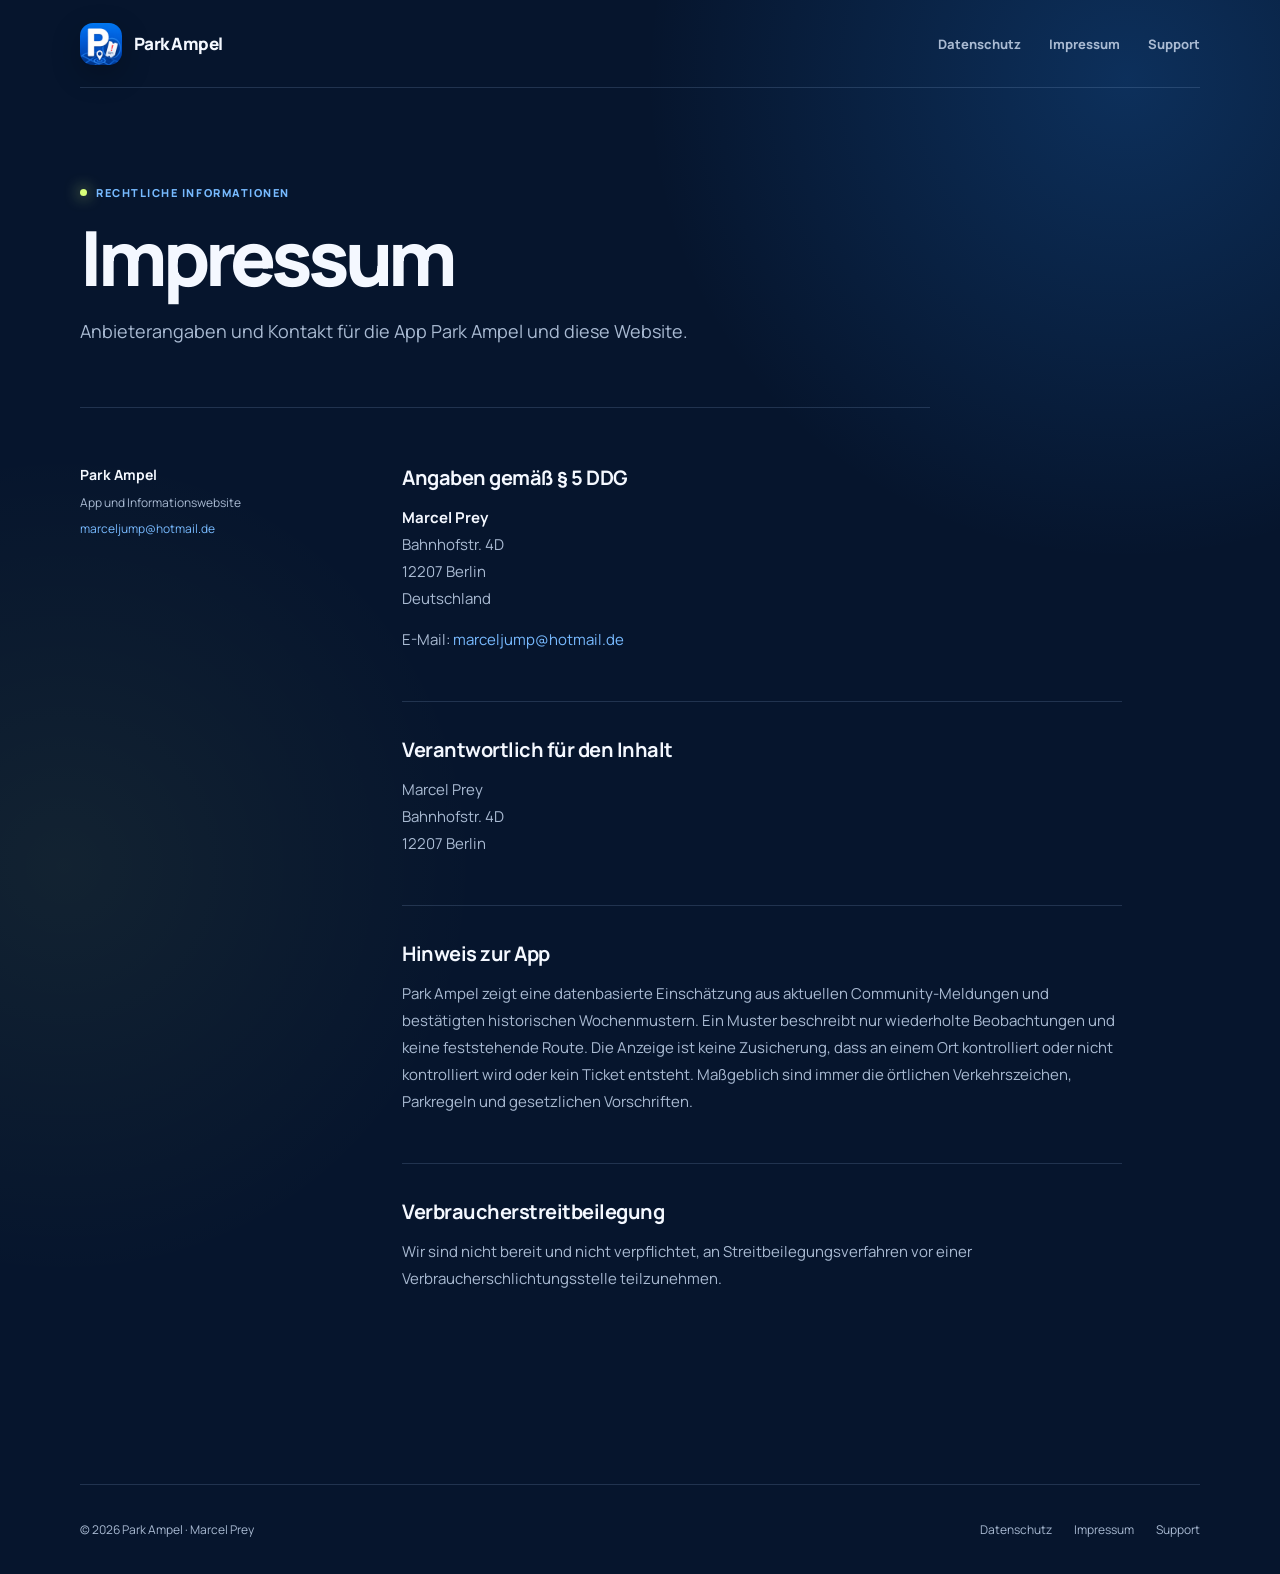
<file: park-ampel/impressum.html>
<!doctype html>
<html lang="de">
<head>
  <meta charset="utf-8">
  <meta name="viewport" content="width=device-width,initial-scale=1">
  <title>Impressum – Park Ampel</title>
  <meta name="description" content="Impressum und Anbieterangaben für Park Ampel.">
  <meta name="theme-color" content="#06152d">
  <link rel="canonical" href="https://marcelpep030-maker.github.io/park-ampel/impressum.html">
  <meta property="og:title" content="Impressum – Park Ampel">
  <meta property="og:description" content="Anbieterangaben und Kontakt für Park Ampel.">
  <meta property="og:type" content="website">
  <meta property="og:image" content="https://marcelpep030-maker.github.io/park-ampel/og.png">
  <link rel="icon" href="park-ampel-icon.png">
  <link rel="preconnect" href="https://fonts.googleapis.com"><link rel="preconnect" href="https://fonts.gstatic.com" crossorigin>
  <link href="https://fonts.googleapis.com/css2?family=Manrope:wght@400;600;700;800&display=swap" rel="stylesheet">
  <link rel="stylesheet" href="style.css">
</head>
<body>
  <header class="site-header shell"><a class="brand" href="./" aria-label="Park Ampel Startseite"><span class="brand-icon-wrap"><img class="brand-icon" src="park-ampel-icon.png" alt=""></span><span>Park Ampel</span></a><nav aria-label="Hauptnavigation"><a href="datenschutz.html">Datenschutz</a><a href="impressum.html">Impressum</a><a href="support.html">Support</a></nav></header>
  <main class="document shell">
    <div class="document-head"><p class="eyebrow"><span></span>Rechtliche Informationen</p><h1>Impressum</h1><p>Anbieterangaben und Kontakt für die App Park Ampel und diese Website.</p></div>
    <div class="document-grid">
      <aside><strong>Park Ampel</strong><span>App und Informationswebsite</span><a href="mailto:marceljump@hotmail.de">marceljump@hotmail.de</a></aside>
      <div class="document-content">
        <section><h2>Angaben gemäß § 5 DDG</h2><p><strong>Marcel Prey</strong><br>Bahnhofstr. 4D<br>12207 Berlin<br>Deutschland</p><p>E-Mail: <a href="mailto:marceljump@hotmail.de">marceljump@hotmail.de</a></p></section>
        <section><h2>Verantwortlich für den Inhalt</h2><p>Marcel Prey<br>Bahnhofstr. 4D<br>12207 Berlin</p></section>
        <section><h2>Hinweis zur App</h2><p>Park Ampel zeigt eine datenbasierte Einschätzung aus aktuellen Community-Meldungen und bestätigten historischen Wochenmustern. Ein Muster beschreibt nur wiederholte Beobachtungen und keine feststehende Route. Die Anzeige ist keine Zusicherung, dass an einem Ort kontrolliert oder nicht kontrolliert wird oder kein Ticket entsteht. Maßgeblich sind immer die örtlichen Verkehrszeichen, Parkregeln und gesetzlichen Vorschriften.</p></section>
        <section><h2>Verbraucherstreitbeilegung</h2><p>Wir sind nicht bereit und nicht verpflichtet, an Streitbeilegungsverfahren vor einer Verbraucherschlichtungsstelle teilzunehmen.</p></section>
      </div>
    </div>
  </main>
  <footer class="shell"><span>© 2026 Park Ampel · Marcel Prey</span><div><a href="datenschutz.html">Datenschutz</a><a href="impressum.html">Impressum</a><a href="support.html">Support</a></div></footer>
</body>
</html>
</file>
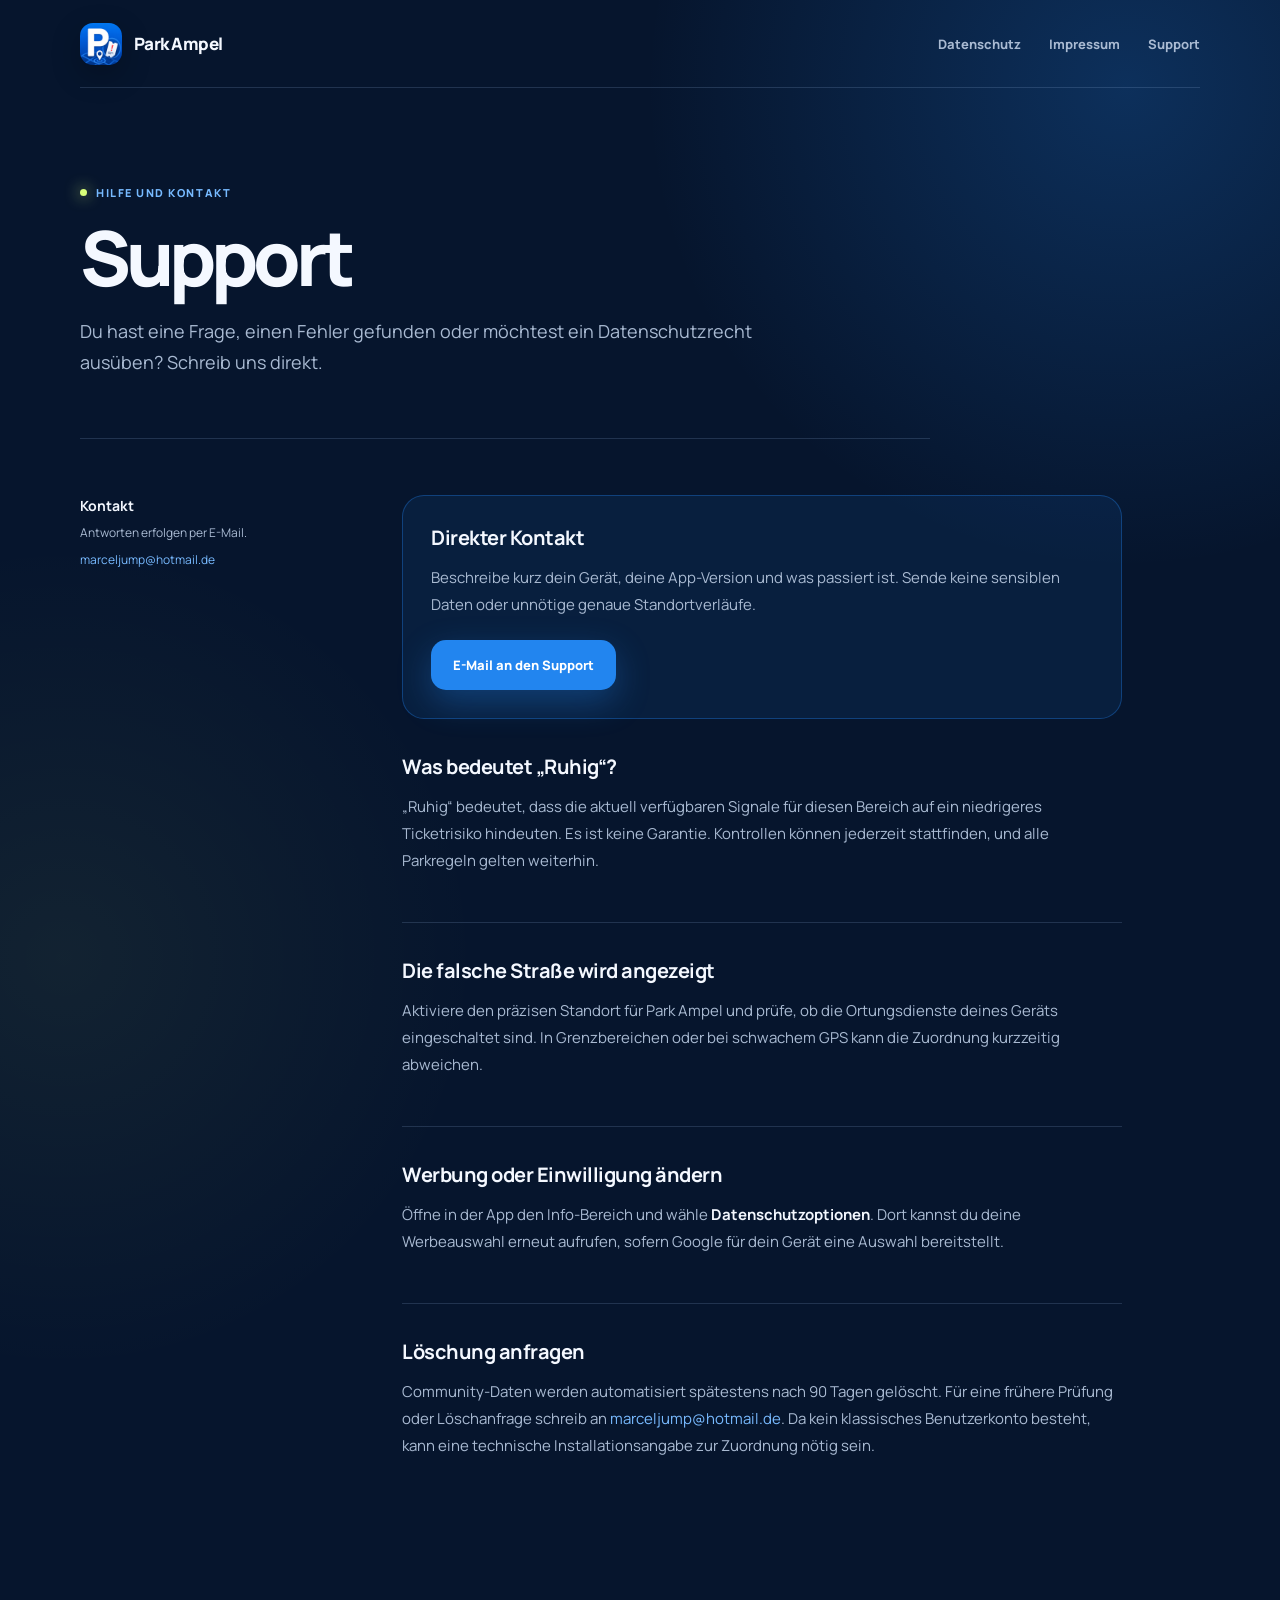
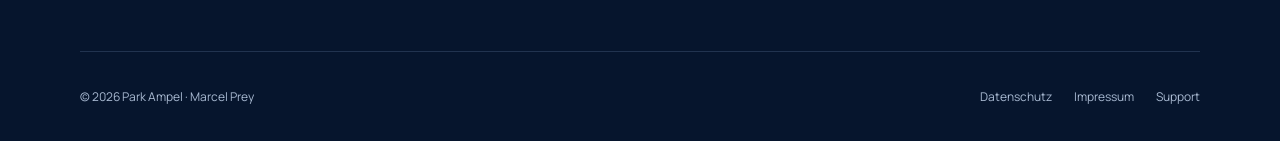
<file: park-ampel/support.html>
<!doctype html>
<html lang="de">
<head>
  <meta charset="utf-8">
  <meta name="viewport" content="width=device-width,initial-scale=1">
  <title>Support – Park Ampel</title>
  <meta name="description" content="Hilfe und Kontakt für die Park-Ampel-App.">
  <meta name="theme-color" content="#06152d">
  <link rel="canonical" href="https://marcelpep030-maker.github.io/park-ampel/support.html">
  <meta property="og:title" content="Support – Park Ampel">
  <meta property="og:description" content="Antworten und direkter Kontakt bei Fragen zu Park Ampel.">
  <meta property="og:type" content="website">
  <meta property="og:image" content="https://marcelpep030-maker.github.io/park-ampel/og.png">
  <link rel="icon" href="park-ampel-icon.png">
  <link rel="preconnect" href="https://fonts.googleapis.com"><link rel="preconnect" href="https://fonts.gstatic.com" crossorigin>
  <link href="https://fonts.googleapis.com/css2?family=Manrope:wght@400;600;700;800&display=swap" rel="stylesheet">
  <link rel="stylesheet" href="style.css">
</head>
<body>
  <header class="site-header shell"><a class="brand" href="./" aria-label="Park Ampel Startseite"><span class="brand-icon-wrap"><img class="brand-icon" src="park-ampel-icon.png" alt=""></span><span>Park Ampel</span></a><nav aria-label="Hauptnavigation"><a href="datenschutz.html">Datenschutz</a><a href="impressum.html">Impressum</a><a href="support.html">Support</a></nav></header>
  <main class="document shell">
    <div class="document-head"><p class="eyebrow"><span></span>Hilfe und Kontakt</p><h1>Support</h1><p>Du hast eine Frage, einen Fehler gefunden oder möchtest ein Datenschutzrecht ausüben? Schreib uns direkt.</p></div>
    <div class="document-grid">
      <aside><strong>Kontakt</strong><span>Antworten erfolgen per E-Mail.</span><a href="mailto:marceljump@hotmail.de">marceljump@hotmail.de</a></aside>
      <div class="document-content">
        <section class="support-callout"><h2>Direkter Kontakt</h2><p>Beschreibe kurz dein Gerät, deine App-Version und was passiert ist. Sende keine sensiblen Daten oder unnötige genaue Standortverläufe.</p><a class="button primary" href="mailto:marceljump@hotmail.de?subject=Park%20Ampel%20Support">E-Mail an den Support</a></section>
        <section><h2>Was bedeutet „Ruhig“?</h2><p>„Ruhig“ bedeutet, dass die aktuell verfügbaren Signale für diesen Bereich auf ein niedrigeres Ticketrisiko hindeuten. Es ist keine Garantie. Kontrollen können jederzeit stattfinden, und alle Parkregeln gelten weiterhin.</p></section>
        <section><h2>Die falsche Straße wird angezeigt</h2><p>Aktiviere den präzisen Standort für Park Ampel und prüfe, ob die Ortungsdienste deines Geräts eingeschaltet sind. In Grenzbereichen oder bei schwachem GPS kann die Zuordnung kurzzeitig abweichen.</p></section>
        <section><h2>Werbung oder Einwilligung ändern</h2><p>Öffne in der App den Info-Bereich und wähle <strong>Datenschutzoptionen</strong>. Dort kannst du deine Werbeauswahl erneut aufrufen, sofern Google für dein Gerät eine Auswahl bereitstellt.</p></section>
        <section><h2>Löschung anfragen</h2><p>Community-Daten werden automatisiert spätestens nach 90 Tagen gelöscht. Für eine frühere Prüfung oder Löschanfrage schreib an <a href="mailto:marceljump@hotmail.de">marceljump@hotmail.de</a>. Da kein klassisches Benutzerkonto besteht, kann eine technische Installationsangabe zur Zuordnung nötig sein.</p></section>
      </div>
    </div>
  </main>
  <footer class="shell"><span>© 2026 Park Ampel · Marcel Prey</span><div><a href="datenschutz.html">Datenschutz</a><a href="impressum.html">Impressum</a><a href="support.html">Support</a></div></footer>
</body>
</html>
</file>
<file: park-ampel/style.css>
:root{--navy:#06152d;--navy-soft:#0b2144;--blue:#2285ef;--lime:#d8ff79;--paper:#f4f8ff;--muted:#a9bad2;--line:rgba(157,190,232,.18)}
*{box-sizing:border-box}html{scroll-behavior:smooth}body{margin:0;color:var(--paper);background:radial-gradient(circle at 88% 5%,rgba(34,133,239,.24),transparent 30rem),radial-gradient(circle at 5% 55%,rgba(216,255,121,.06),transparent 26rem),var(--navy);font-family:Manrope,-apple-system,BlinkMacSystemFont,"Segoe UI",sans-serif}a{color:inherit;text-decoration:none}.shell{width:min(1120px,calc(100% - 40px));margin-inline:auto}.site-header{min-height:88px;display:flex;align-items:center;justify-content:space-between;border-bottom:1px solid var(--line)}.brand{display:flex;align-items:center;gap:12px;font-size:17px;font-weight:850;letter-spacing:-.03em}.brand-icon-wrap{width:42px;height:42px;overflow:hidden;border-radius:13px;display:grid;place-items:center;box-shadow:0 10px 30px rgba(0,0,0,.24)}.brand-icon{width:112%;height:112%;max-width:none}nav{display:flex;gap:28px;color:var(--muted);font-size:13px;font-weight:750}nav a:hover,footer a:hover{color:#fff}.hero{min-height:640px;display:grid;grid-template-columns:1.15fr .85fr;align-items:center;gap:clamp(40px,7vw,100px);padding-block:82px}.eyebrow{display:flex;align-items:center;gap:9px;color:#77baff;font-size:11px;font-weight:850;letter-spacing:.14em;text-transform:uppercase}.eyebrow span{width:7px;height:7px;border-radius:50%;background:var(--lime);box-shadow:0 0 15px var(--lime)}h1{margin:20px 0;max-width:720px;font-size:clamp(48px,7vw,84px);line-height:.98;letter-spacing:-.065em;font-weight:900}h1 em{color:var(--lime);font-style:normal}.lede{max-width:620px;color:var(--muted);font-size:clamp(16px,2vw,19px);line-height:1.75}.actions{display:flex;flex-wrap:wrap;gap:12px;margin-top:34px}.button{min-height:50px;padding:0 22px;border-radius:15px;display:inline-flex;align-items:center;justify-content:center;font-size:13px;font-weight:850}.button.primary{background:var(--blue);color:#fff;box-shadow:0 12px 34px rgba(34,133,239,.32)}.button.secondary{border:1px solid var(--line);background:rgba(255,255,255,.035)}.risk-demo{display:grid;place-items:center;gap:24px}.risk-ring{width:min(330px,80vw);aspect-ratio:1;border-radius:50%;display:flex;flex-direction:column;align-items:center;justify-content:center;color:var(--navy);background:radial-gradient(circle at 35% 25%,#eeffb2,var(--lime) 55%,#aeea4c);border:7px solid var(--navy);outline:3px solid var(--lime);box-shadow:0 0 0 13px rgba(34,133,239,.15),0 35px 80px rgba(0,0,0,.38)}.risk-ring span{font-size:11px;font-weight:900;letter-spacing:.16em;text-transform:uppercase}.risk-ring strong{font-size:54px;line-height:1.1;letter-spacing:-.05em}.risk-ring small{padding:7px 13px;border-radius:999px;background:rgba(6,21,45,.16);font-weight:800}.risk-demo>p{color:var(--muted);font-size:11px;font-weight:700}.trust-grid{display:grid;grid-template-columns:repeat(3,1fr);gap:14px;padding-bottom:92px}.trust-grid article{padding:28px;border-radius:22px;border:1px solid var(--line);background:rgba(11,33,68,.62)}.card-number{color:#5aa8ff;font-size:11px;font-weight:900;letter-spacing:.12em}.trust-grid h2{margin:22px 0 8px;font-size:18px;letter-spacing:-.03em}.trust-grid p{margin:0;color:var(--muted);font-size:14px;line-height:1.65}footer{min-height:90px;display:flex;align-items:center;justify-content:space-between;gap:20px;border-top:1px solid var(--line);color:var(--muted);font-size:12px}footer div{display:flex;gap:22px}.document{padding-block:86px 110px}.document-head{max-width:850px;padding-bottom:60px;border-bottom:1px solid var(--line)}.document-head h1{margin-bottom:22px;font-size:clamp(46px,7vw,76px)}.document-head>p:last-child{max-width:720px;margin:0;color:var(--muted);font-size:18px;line-height:1.7}.document-grid{display:grid;grid-template-columns:220px minmax(0,720px);gap:clamp(42px,8vw,110px);padding-top:56px}.document-grid aside{display:flex;flex-direction:column;align-items:flex-start;gap:8px;position:sticky;top:30px;align-self:start;color:var(--muted);font-size:12px;line-height:1.55}.document-grid aside strong{color:var(--paper);font-size:14px}.document-grid aside a,.document-content a{color:#78baff;overflow-wrap:anywhere}.document-content{min-width:0}.document-content section{padding:0 0 34px;margin:0 0 34px;border-bottom:1px solid var(--line)}.document-content section:last-child{border-bottom:0}.document-content h2{margin:0 0 13px;color:var(--paper);font-size:20px;letter-spacing:-.025em}.document-content p{margin:0 0 14px;color:var(--muted);font-size:15px;line-height:1.8}.document-content strong{color:var(--paper)}.document-content .button{color:#fff;margin-top:8px}.text-link{text-decoration:underline;text-underline-offset:4px}.support-callout{padding:28px!important;border:1px solid rgba(34,133,239,.34)!important;border-radius:22px;background:rgba(34,133,239,.09)}
@media(max-width:760px){.shell{width:min(100% - 28px,620px)}.site-header{min-height:76px}nav{gap:15px}nav a:first-child{display:none}.hero{grid-template-columns:1fr;min-height:auto;padding-block:64px 82px}.risk-demo{order:-1}.risk-ring{width:min(250px,70vw)}h1{font-size:clamp(45px,13vw,66px)}.trust-grid{grid-template-columns:1fr}.document{padding-block:58px 76px}.document-head{padding-bottom:40px}.document-grid{grid-template-columns:1fr;gap:36px;padding-top:38px}.document-grid aside{position:static;padding:18px;border-radius:16px;background:rgba(255,255,255,.035)}footer{align-items:flex-start;flex-direction:column;justify-content:center;padding-block:28px}}
</file>
